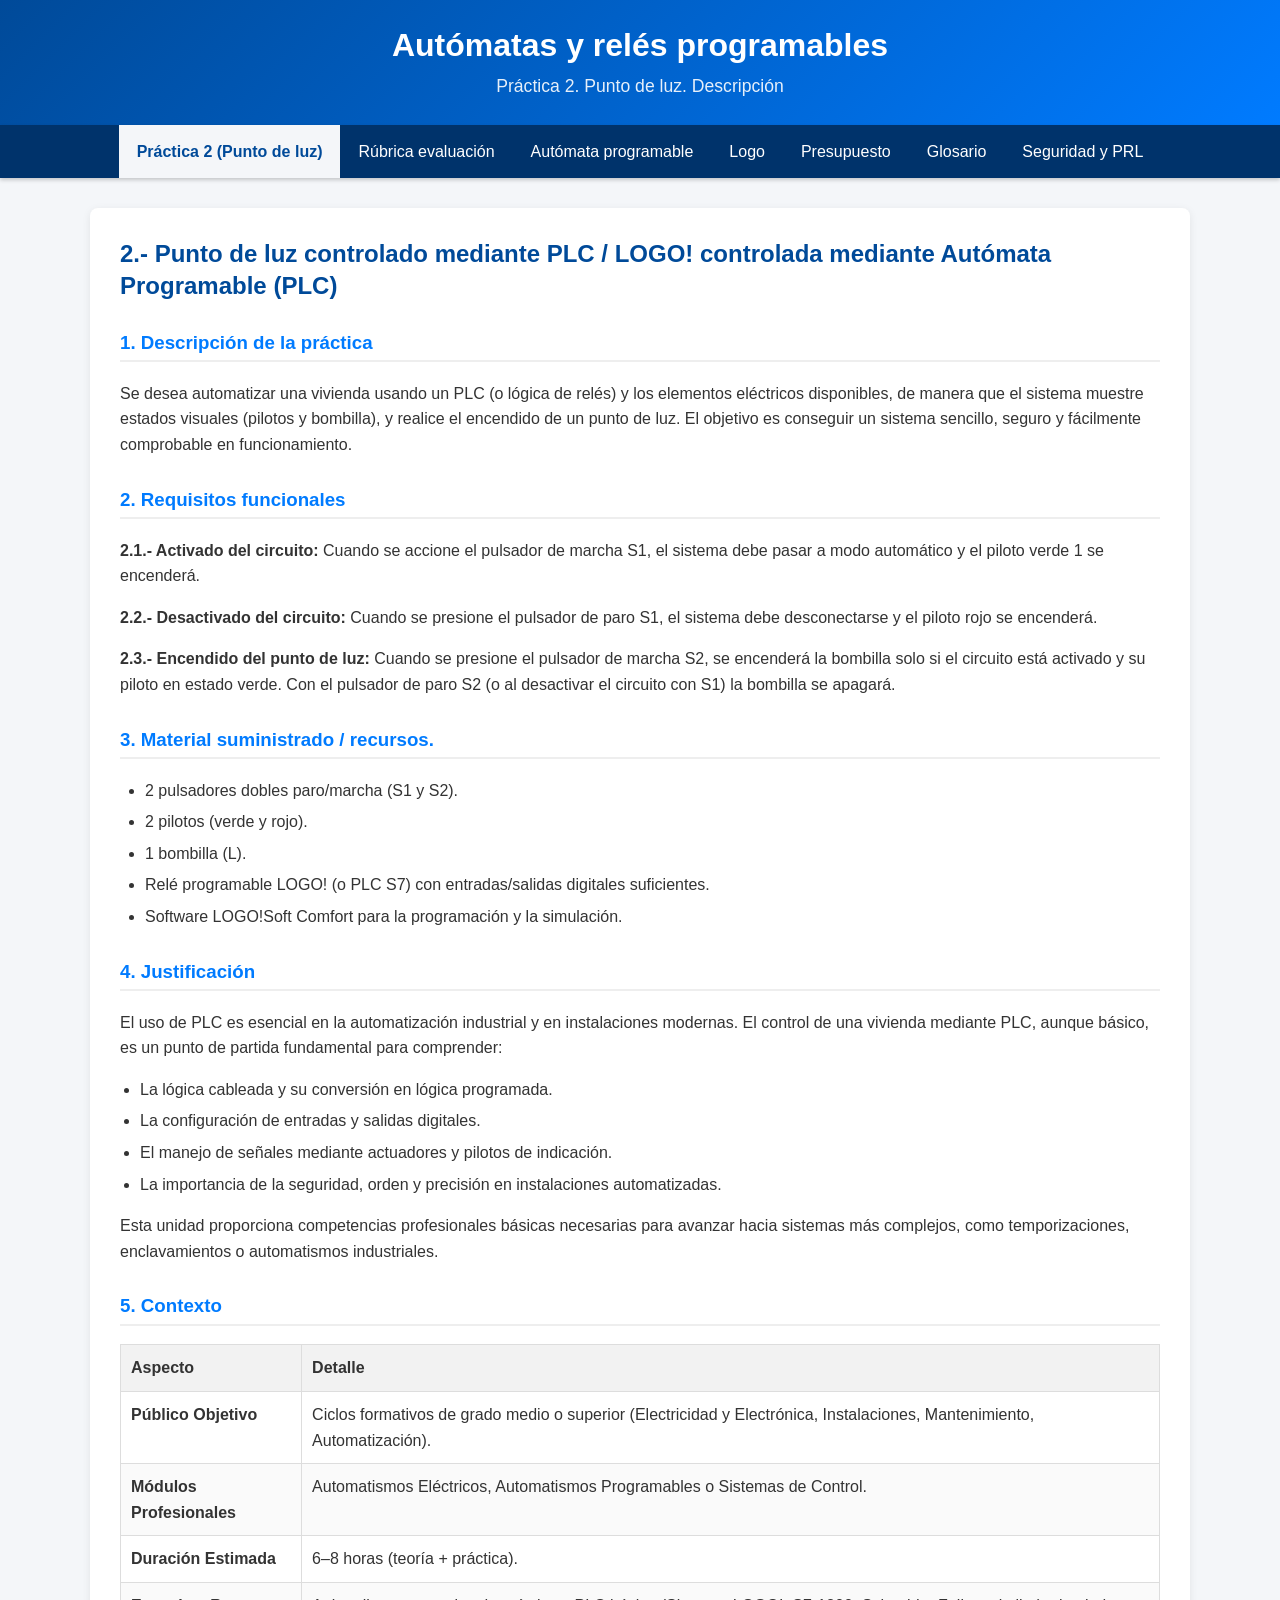
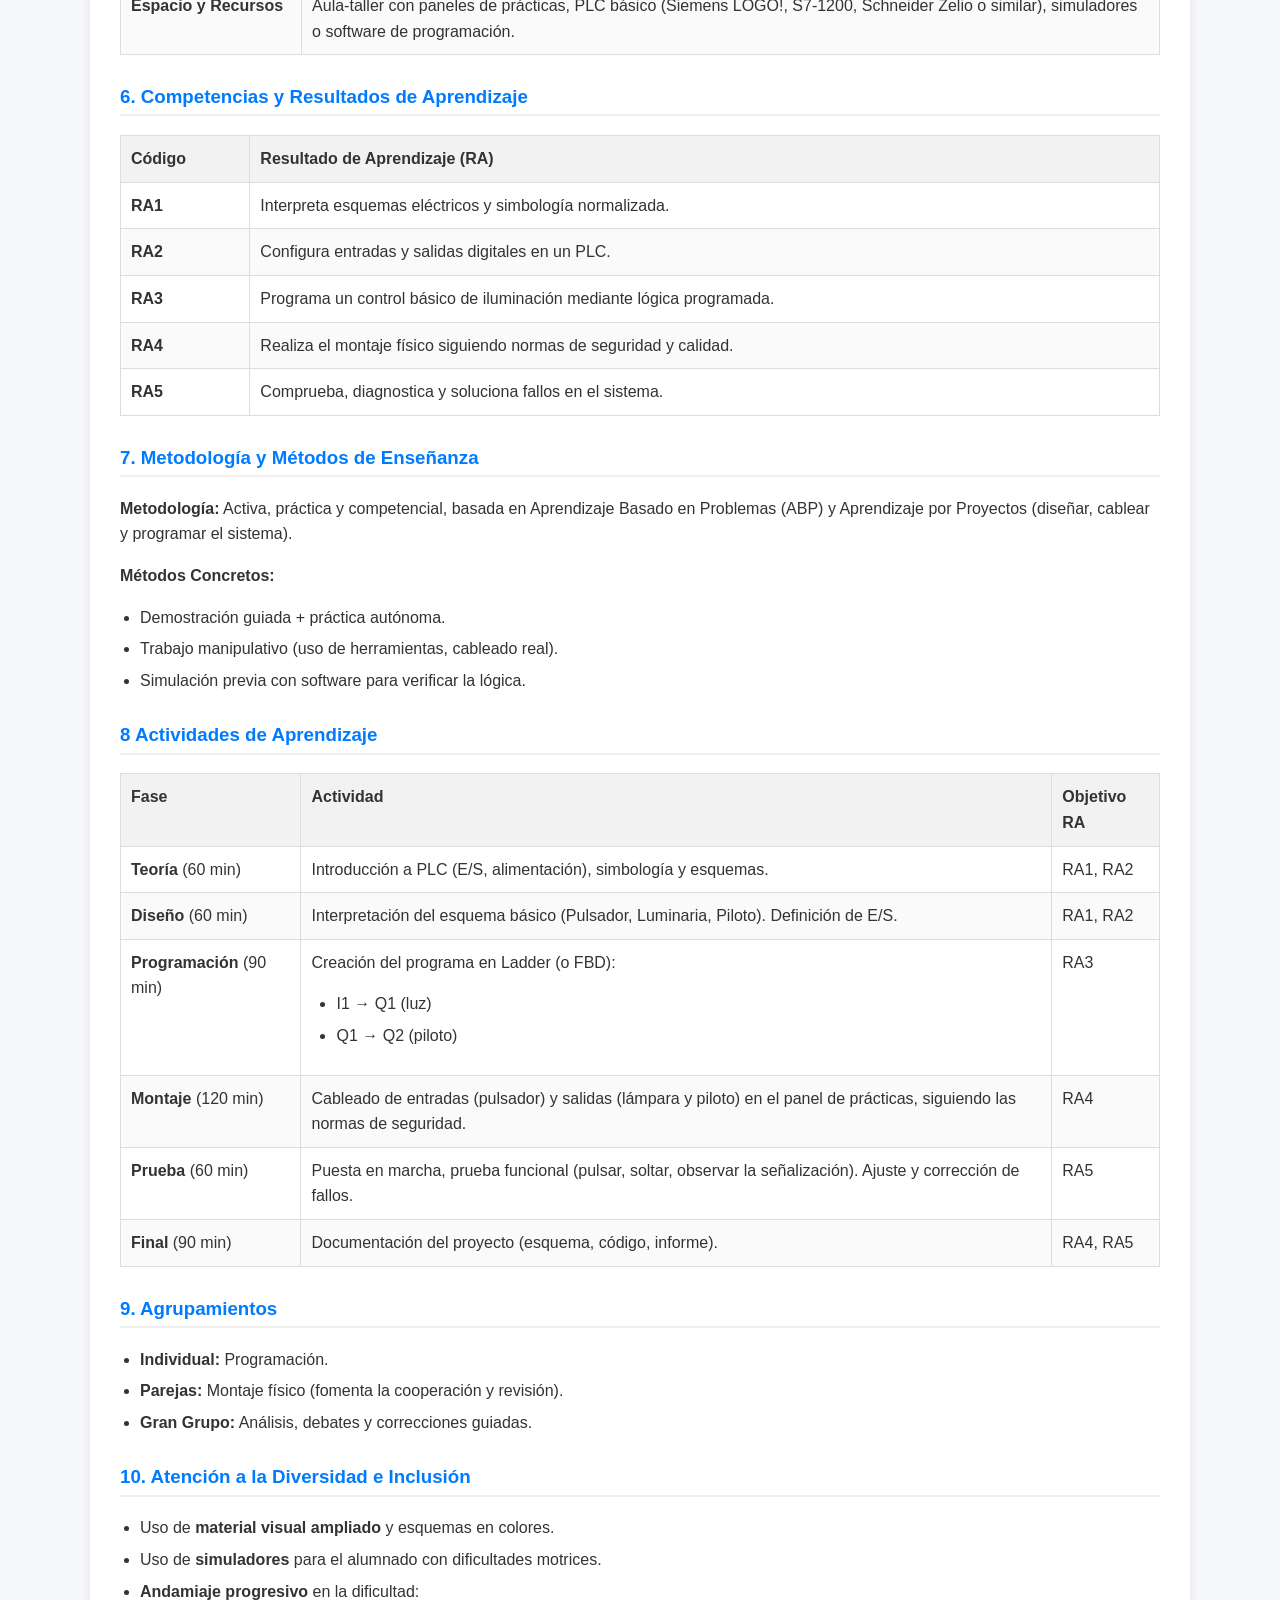
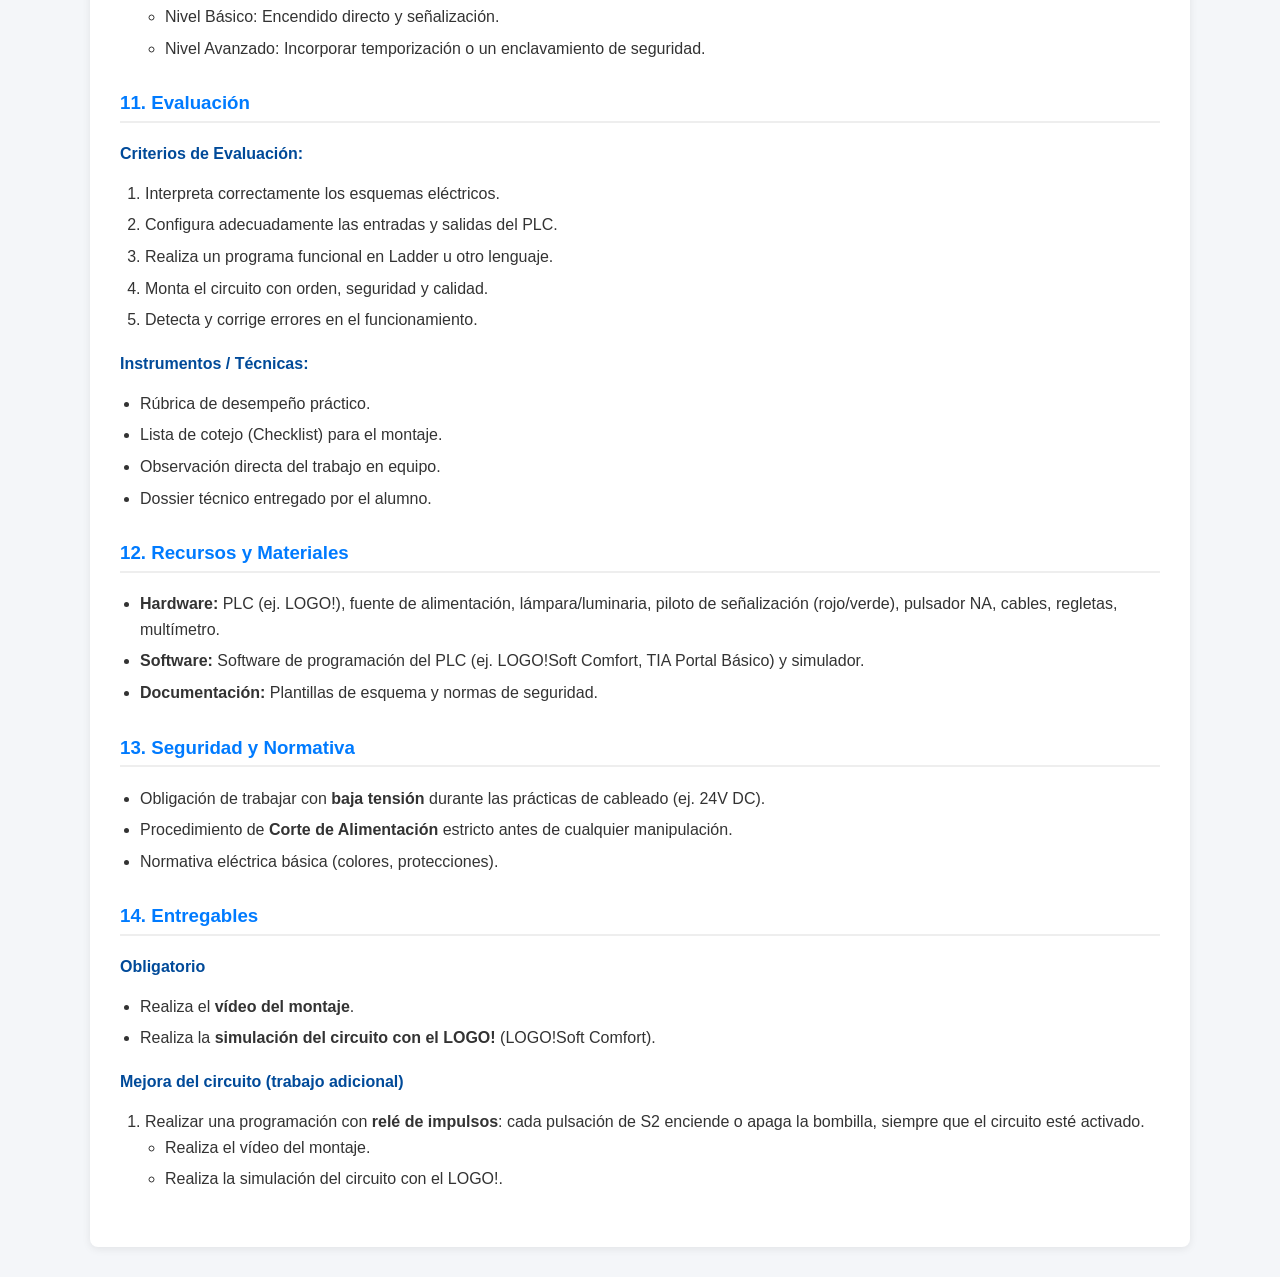
<file: index.html>
<!DOCTYPE html>
<html lang="es">
<head>
    <meta charset="UTF-8">
    <meta name="viewport" content="width=device-width, initial-scale=1.0">
    <title>Práctica 2. Punto de luz. Descripción</title>
    <link rel="stylesheet" href="css/estilos.css">
    <style>
        .section-header {
            color: #007bff;
            border-bottom: 2px solid #eee;
            padding-bottom: 5px;
            margin-top: 30px;
        }
        table {
            width: 100%;
            border-collapse: collapse;
            margin-top: 15px;
        }
        table, th, td {
            border: 1px solid #ddd;
        }
        th, td {
            padding: 10px;
            text-align: left;
        }
        th {
            background-color: #f2f2f2;
        }
        ul.list-indented {
            padding-left: 20px;
        }
    </style>
</head>
<body>

    <header>
        <h1> Autómatas y relés programables</h1>
        <p>Práctica 2. Punto de luz. Descripción</p>
    </header>

    <nav>
        <ul>
            <li class="active"><a href="index.html">Práctica 2 (Punto de luz)</a></li>
            <li><a href="rubrica_2.html">Rúbrica evaluación</a></li>
            <li><a href="automata_2.html">Autómata programable</a></li>
            <li><a href="logo_2.html">Logo</a></li>
            <li><a href="presupuesto.html">Presupuesto</a></li>
            <li><a href="glosario.html">Glosario</a></li>
            <li><a href="prl.html">Seguridad y PRL</a></li>
        </ul>
    </nav>

    <div class="container">
        <h2>2.- Punto de luz controlado mediante PLC / LOGO! controlada mediante Autómata Programable (PLC)</h2>

        <div class="section">
            <h3 class="section-header">1. Descripción de la práctica</h3>
            <p>Se desea automatizar una vivienda usando un PLC (o lógica de relés) y los elementos eléctricos disponibles,
de manera que el sistema muestre estados visuales (pilotos y bombilla), y realice el encendido de un punto de luz.
El objetivo es conseguir un sistema sencillo, seguro y fácilmente comprobable en funcionamiento.</p>

<h3 class="section-header">2. Requisitos funcionales</h3>
<p><strong>2.1.- Activado del circuito:</strong>
Cuando se accione el pulsador de marcha S1, el sistema debe pasar a modo automático y el piloto verde 1 se encenderá.</p>
<p><strong>2.2.- Desactivado del circuito:</strong>
Cuando se presione el pulsador de paro S1, el sistema debe desconectarse y el piloto rojo se encenderá.</p>
<p><strong>2.3.- Encendido del punto de luz:</strong>
Cuando se presione el pulsador de marcha S2, se encenderá la bombilla solo si el circuito está activado y su piloto en estado verde.
Con el pulsador de paro S2 (o al desactivar el circuito con S1) la bombilla se apagará.</p>

<h3 class="section-header">3. Material suministrado / recursos.</h3>
          <ul>
           <li>2 pulsadores dobles paro/marcha (S1 y S2).</li>
           <li>2 pilotos (verde y rojo).</li>
           <li>1 bombilla (L).</li>
           <li>Relé programable LOGO! (o PLC S7) con entradas/salidas digitales suficientes.</li>
           <li>Software LOGO!Soft Comfort para la programación y la simulación.</li>
          </ul>
       </div>

        <div class="section">
            <h3 class="section-header">4. Justificación</h3>
            <p>El uso de PLC es esencial en la automatización industrial y en instalaciones modernas. El control de una vivienda mediante PLC, aunque básico, es un punto de partida fundamental para comprender:</p>
            <ul class="list-indented">
                <li>La lógica cableada y su conversión en lógica programada.</li>
                <li>La configuración de entradas y salidas digitales.</li>
                <li>El manejo de señales mediante actuadores y pilotos de indicación.</li>
                <li>La importancia de la seguridad, orden y precisión en instalaciones automatizadas.</li>
            </ul>
            <p>Esta unidad proporciona competencias profesionales básicas necesarias para avanzar hacia sistemas más complejos, como temporizaciones, enclavamientos o automatismos industriales.</p>
        </div>

        <div class="section">
            <h3 class="section-header">5. Contexto</h3>
            <table>
                <thead>
                    <tr>
                        <th>Aspecto</th>
                        <th>Detalle</th>
                    </tr>
                </thead>
                <tbody>
                    <tr>
                        <td><strong>Público Objetivo</strong></td>
                        <td>Ciclos formativos de grado medio o superior (Electricidad y Electrónica, Instalaciones, Mantenimiento, Automatización).</td>
                    </tr>
                    <tr>
                        <td><strong>Módulos Profesionales</strong></td>
                        <td>Automatismos Eléctricos, Automatismos Programables o Sistemas de Control.</td>
                    </tr>
                    <tr>
                        <td><strong>Duración Estimada</strong></td>
                        <td>6–8 horas (teoría + práctica).</td>
                    </tr>
                    <tr>
                        <td><strong>Espacio y Recursos</strong></td>
                        <td>Aula-taller con paneles de prácticas, PLC básico (Siemens LOGO!, S7-1200, Schneider Zelio o similar), simuladores o software de programación.</td>
                    </tr>
                </tbody>
            </table>
        </div>

        <div class="section">
            <h3 class="section-header">6. Competencias y Resultados de Aprendizaje</h3>
            <table>
                <thead>
                    <tr>
                        <th>Código</th>
                        <th>Resultado de Aprendizaje (RA)</th>
                    </tr>
                </thead>
                <tbody>
                    <tr>
                        <td><strong>RA1</strong></td>
                        <td>Interpreta esquemas eléctricos y simbología normalizada.</td>
                    </tr>
                    <tr>
                        <td><strong>RA2</strong></td>
                        <td>Configura entradas y salidas digitales en un PLC.</td>
                    </tr>
                    <tr>
                        <td><strong>RA3</strong></td>
                        <td>Programa un control básico de iluminación mediante lógica programada.</td>
                    </tr>
                    <tr>
                        <td><strong>RA4</strong></td>
                        <td>Realiza el montaje físico siguiendo normas de seguridad y calidad.</td>
                    </tr>
                    <tr>
                        <td><strong>RA5</strong></td>
                        <td>Comprueba, diagnostica y soluciona fallos en el sistema.</td>
                    </tr>
                </tbody>
            </table>
        </div>

        <div class="section">
            <h3 class="section-header">7. Metodología y Métodos de Enseñanza</h3>
            <p><strong>Metodología:</strong> Activa, práctica y competencial, basada en Aprendizaje Basado en Problemas (ABP) y Aprendizaje por Proyectos (diseñar, cablear y programar el sistema).</p>
            <p><strong>Métodos Concretos:</strong></p>
            <ul class="list-indented">
                <li>Demostración guiada + práctica autónoma.</li>
                <li>Trabajo manipulativo (uso de herramientas, cableado real).</li>
                <li>Simulación previa con software para verificar la lógica.</li>
            </ul>
        </div>

        <div class="section">
            <h3 class="section-header">8 Actividades de Aprendizaje</h3>
            <table>
                <thead>
                    <tr>
                        <th>Fase</th>
                        <th>Actividad</th>
                        <th>Objetivo RA</th>
                    </tr>
                </thead>
                <tbody>
                    <tr>
                        <td><strong>Teoría</strong> (60 min)</td>
                        <td>Introducción a PLC (E/S, alimentación), simbología y esquemas.</td>
                        <td>RA1, RA2</td>
                    </tr>
                    <tr>
                        <td><strong>Diseño</strong> (60 min)</td>
                        <td>Interpretación del esquema básico (Pulsador, Luminaria, Piloto). Definición de E/S.</td>
                        <td>RA1, RA2</td>
                    </tr>
                    <tr>
                        <td><strong>Programación</strong> (90 min)</td>
                        <td>Creación del programa en Ladder (o FBD): <ul><li>I1 → Q1 (luz)</li><li>Q1 → Q2 (piloto)</li></ul></td>
                        <td>RA3</td>
                    </tr>
                    <tr>
                        <td><strong>Montaje</strong> (120 min)</td>
                        <td>Cableado de entradas (pulsador) y salidas (lámpara y piloto) en el panel de prácticas, siguiendo las normas de seguridad.</td>
                        <td>RA4</td>
                    </tr>
                    <tr>
                        <td><strong>Prueba</strong> (60 min)</td>
                        <td>Puesta en marcha, prueba funcional (pulsar, soltar, observar la señalización). Ajuste y corrección de fallos.</td>
                        <td>RA5</td>
                    </tr>
                    <tr>
                        <td><strong>Final</strong> (90 min)</td>
                        <td>Documentación del proyecto (esquema, código, informe).</td>
                        <td>RA4, RA5</td>
                    </tr>
                </tbody>
            </table>
        </div>

        <div class="section">
            <h3 class="section-header">9. Agrupamientos</h3>
            <ul class="list-indented">
                <li><strong>Individual:</strong> Programación.</li>
                <li><strong>Parejas:</strong> Montaje físico (fomenta la cooperación y revisión).</li>
                <li><strong>Gran Grupo:</strong> Análisis, debates y correcciones guiadas.</li>
            </ul>
        </div>
        
        <div class="section">
            <h3 class="section-header">10. Atención a la Diversidad e Inclusión</h3>
            <ul class="list-indented">
                <li>Uso de <strong>material visual ampliado</strong> y esquemas en colores.</li>
                <li>Uso de <strong>simuladores</strong> para el alumnado con dificultades motrices.</li>
                <li><strong>Andamiaje progresivo</strong> en la dificultad:
                    <ul>
                        <li>Nivel Básico: Encendido directo y señalización.</li>
                        <li>Nivel Avanzado: Incorporar temporización o un enclavamiento de seguridad.</li>
                    </ul>
                </li>
            </ul>
        </div>

        <div class="section">
            <h3 class="section-header">11. Evaluación</h3>
            <h4>Criterios de Evaluación:</h4>
            <ol>
                <li>Interpreta correctamente los esquemas eléctricos.</li>
                <li>Configura adecuadamente las entradas y salidas del PLC.</li>
                <li>Realiza un programa funcional en Ladder u otro lenguaje.</li>
                <li>Monta el circuito con orden, seguridad y calidad.</li>
                <li>Detecta y corrige errores en el funcionamiento.</li>
            </ol>
            <h4>Instrumentos / Técnicas:</h4>
            <ul class="list-indented">
                <li>Rúbrica de desempeño práctico.</li>
                <li>Lista de cotejo (Checklist) para el montaje.</li>
                <li>Observación directa del trabajo en equipo.</li>
                <li>Dossier técnico entregado por el alumno.</li>
            </ul>
        </div>

        <div class="section">
            <h3 class="section-header">12. Recursos y Materiales</h3>
            <ul class="list-indented">
                <li><strong>Hardware:</strong> PLC (ej. LOGO!), fuente de alimentación, lámpara/luminaria, piloto de señalización (rojo/verde), pulsador NA, cables, regletas, multímetro.</li>
                <li><strong>Software:</strong> Software de programación del PLC (ej. LOGO!Soft Comfort, TIA Portal Básico) y simulador.</li>
                <li><strong>Documentación:</strong> Plantillas de esquema y normas de seguridad.</li>
            </ul>
        </div>

        <div class="section">
            <h3 class="section-header">13. Seguridad y Normativa</h3>
            <ul class="list-indented">
                <li>Obligación de trabajar con <strong>baja tensión</strong> durante las prácticas de cableado (ej. 24V DC).</li>
                <li>Procedimiento de <strong>Corte de Alimentación</strong> estricto antes de cualquier manipulación.</li>
                <li>Normativa eléctrica básica (colores, protecciones).</li>
            </ul>
        </div>
        
        <div class="section">
            <h3 class="section-header">14. Entregables</h3>
            <h4>Obligatorio</h4>
            <ul class="list-indented">
                <li>Realiza el <strong>vídeo del montaje</strong>.</li>
                <li>Realiza la <strong>simulación del circuito con el LOGO!</strong> (LOGO!Soft Comfort).</li>
            </ul>
            <h4>Mejora del circuito (trabajo adicional)</h4>
            <ol>
                <li>Realizar una programación con <strong>relé de impulsos</strong>: cada pulsación de S2 enciende o apaga la bombilla, siempre que el circuito esté activado.
                    <ul class="list-indented">
                        <li>Realiza el vídeo del montaje.</li>
                        <li>Realiza la simulación del circuito con el LOGO!.</li>
                    </ul>
                </li>
            </ol>
        </div>

    </div>

</body>
</html>
</file>
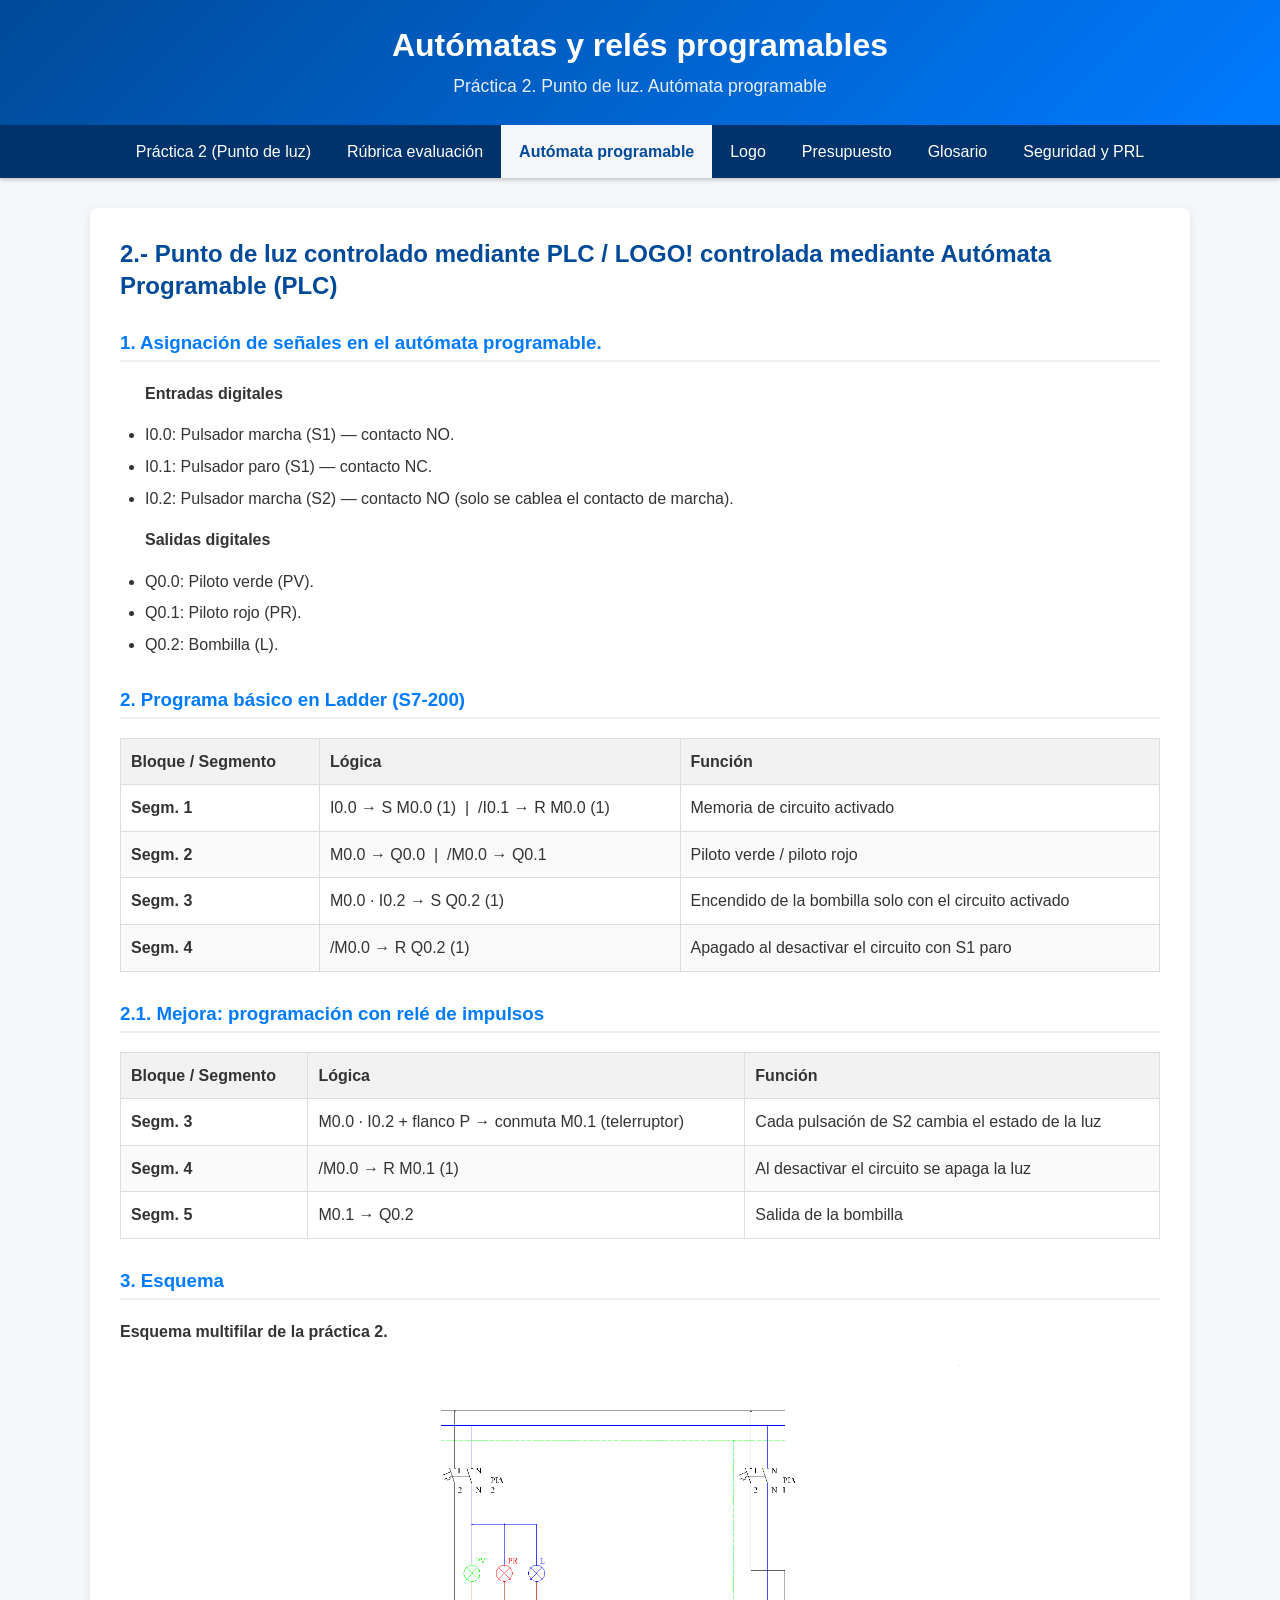
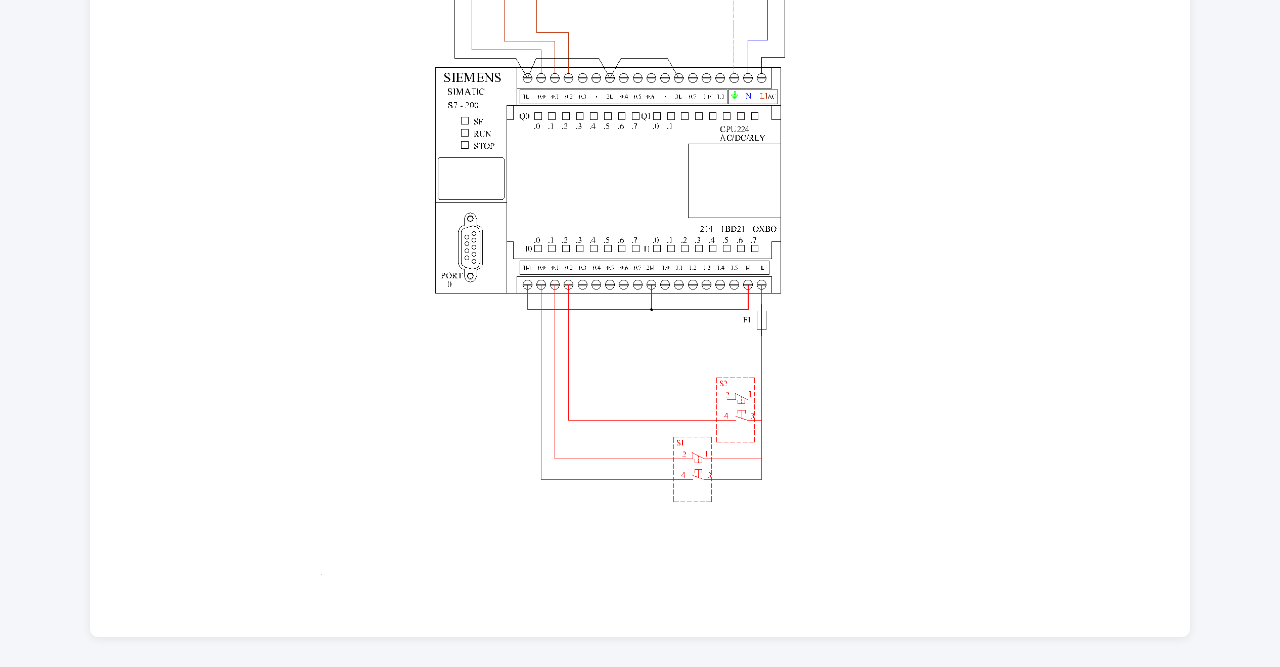
<file: automata_2.html>
<!DOCTYPE html>
<html lang="es">
<head>
    <meta charset="UTF-8">
    <meta name="viewport" content="width=device-width, initial-scale=1.0">
    <title>Autómatas y relé programable: Definición</title>
    <link rel="stylesheet" href="css/estilos.css">
</head>

<body>

    <header>
        <h1> Autómatas y relés programables</h1>
        <p>Práctica 2. Punto de luz. Autómata programable</p>
    </header>

    <nav>
        <ul>
            <li><a href="index.html">Práctica 2 (Punto de luz)</a></li>
            <li><a href="rubrica_2.html">Rúbrica evaluación</a></li> 
            <li class="active"><a href="automata_2.html">Autómata programable</a></li>
            <li><a href="logo_2.html">Logo</a></li>
            <li><a href="presupuesto.html">Presupuesto</a></li>
            <li><a href="glosario.html">Glosario</a></li>
            <li><a href="prl.html">Seguridad y PRL</a></li>   
        </ul>
    </nav>

    <div class="container">
<h2>2.- Punto de luz controlado mediante PLC / LOGO! controlada mediante Autómata Programable (PLC)</h2>

        <div class="section">
                        
<h3 class="section-header">1. Asignación de señales en el autómata programable.</h3>

          <ul>
           <p><strong>Entradas digitales</strong></p>
           <li>I0.0: Pulsador marcha (S1) — contacto NO.</li>
           <li>I0.1: Pulsador paro (S1) — contacto NC.</li>
           <li>I0.2: Pulsador marcha (S2) — contacto NO (solo se cablea el contacto de marcha).</li>

           <p><strong>Salidas digitales</strong></p>
           <li>Q0.0: Piloto verde (PV).</li>
           <li>Q0.1: Piloto rojo (PR).</li>
           <li>Q0.2: Bombilla (L).</li>
          </ul>

<h3 class="section-header">2. Programa básico en Ladder (S7-200)</h3>
            <table>
                <thead>
                    <tr><th>Bloque / Segmento</th><th>Lógica</th><th>Función</th></tr>
                </thead>
                <tbody>
                    <tr><td><strong>Segm. 1</strong></td><td>I0.0 → S M0.0 (1) &nbsp;|&nbsp; /I0.1 → R M0.0 (1)</td><td>Memoria de circuito activado</td></tr>
                    <tr><td><strong>Segm. 2</strong></td><td>M0.0 → Q0.0 &nbsp;|&nbsp; /M0.0 → Q0.1</td><td>Piloto verde / piloto rojo</td></tr>
                    <tr><td><strong>Segm. 3</strong></td><td>M0.0 · I0.2 → S Q0.2 (1)</td><td>Encendido de la bombilla solo con el circuito activado</td></tr>
                    <tr><td><strong>Segm. 4</strong></td><td>/M0.0 → R Q0.2 (1)</td><td>Apagado al desactivar el circuito con S1 paro</td></tr>
                </tbody>
            </table>

<h3 class="section-header">2.1. Mejora: programación con relé de impulsos</h3>
            <table>
                <thead>
                    <tr><th>Bloque / Segmento</th><th>Lógica</th><th>Función</th></tr>
                </thead>
                <tbody>
                    <tr><td><strong>Segm. 3</strong></td><td>M0.0 · I0.2 + flanco P → conmuta M0.1 (telerruptor)</td><td>Cada pulsación de S2 cambia el estado de la luz</td></tr>
                    <tr><td><strong>Segm. 4</strong></td><td>/M0.0 → R M0.1 (1)</td><td>Al desactivar el circuito se apaga la luz</td></tr>
                    <tr><td><strong>Segm. 5</strong></td><td>M0.1 → Q0.2</td><td>Salida de la bombilla</td></tr>
                </tbody>
            </table>

<h3 class="section-header">3. Esquema</h3>
<p><strong>Esquema multifilar de la práctica 2.</strong></p>
        
<div class="automata-image">
     <img id="myImg" class="esquema-ajustado" src="images_1/multifilar_automata_2.png" alt="Autómata S7 200 CPU200" style="cursor: pointer;">
</div>

          </div>
<div id="myModal" class="modal">

  <span class="close">&times;</span>

  <img class="modal-content" id="img01">

  <div id="caption"></div>

</div>
<script>
// Obtener el modal
var modal = document.getElementById("myModal");

// Obtener la imagen y el elemento dentro del modal
var img = document.getElementById("myImg");
var modalImg = document.getElementById("img01");
var captionText = document.getElementById("caption");

img.onclick = function(){
  modal.style.display = "block";
  modalImg.src = this.src;
  captionText.innerHTML = this.alt;
}

// Obtener el elemento <span> que cierra el modal
var span = document.getElementsByClassName("close")[0];

// Cuando el usuario hace clic en <span> (x), cierra el modal
span.onclick = function() { 
  modal.style.display = "none";
}

// Opcional: Cerrar el modal al hacer clic en cualquier parte fuera de la imagen
window.onclick = function(event) {
  if (event.target == modal) {
    modal.style.display = "none";
  }
}
</script>
</body>
</html>
</file>
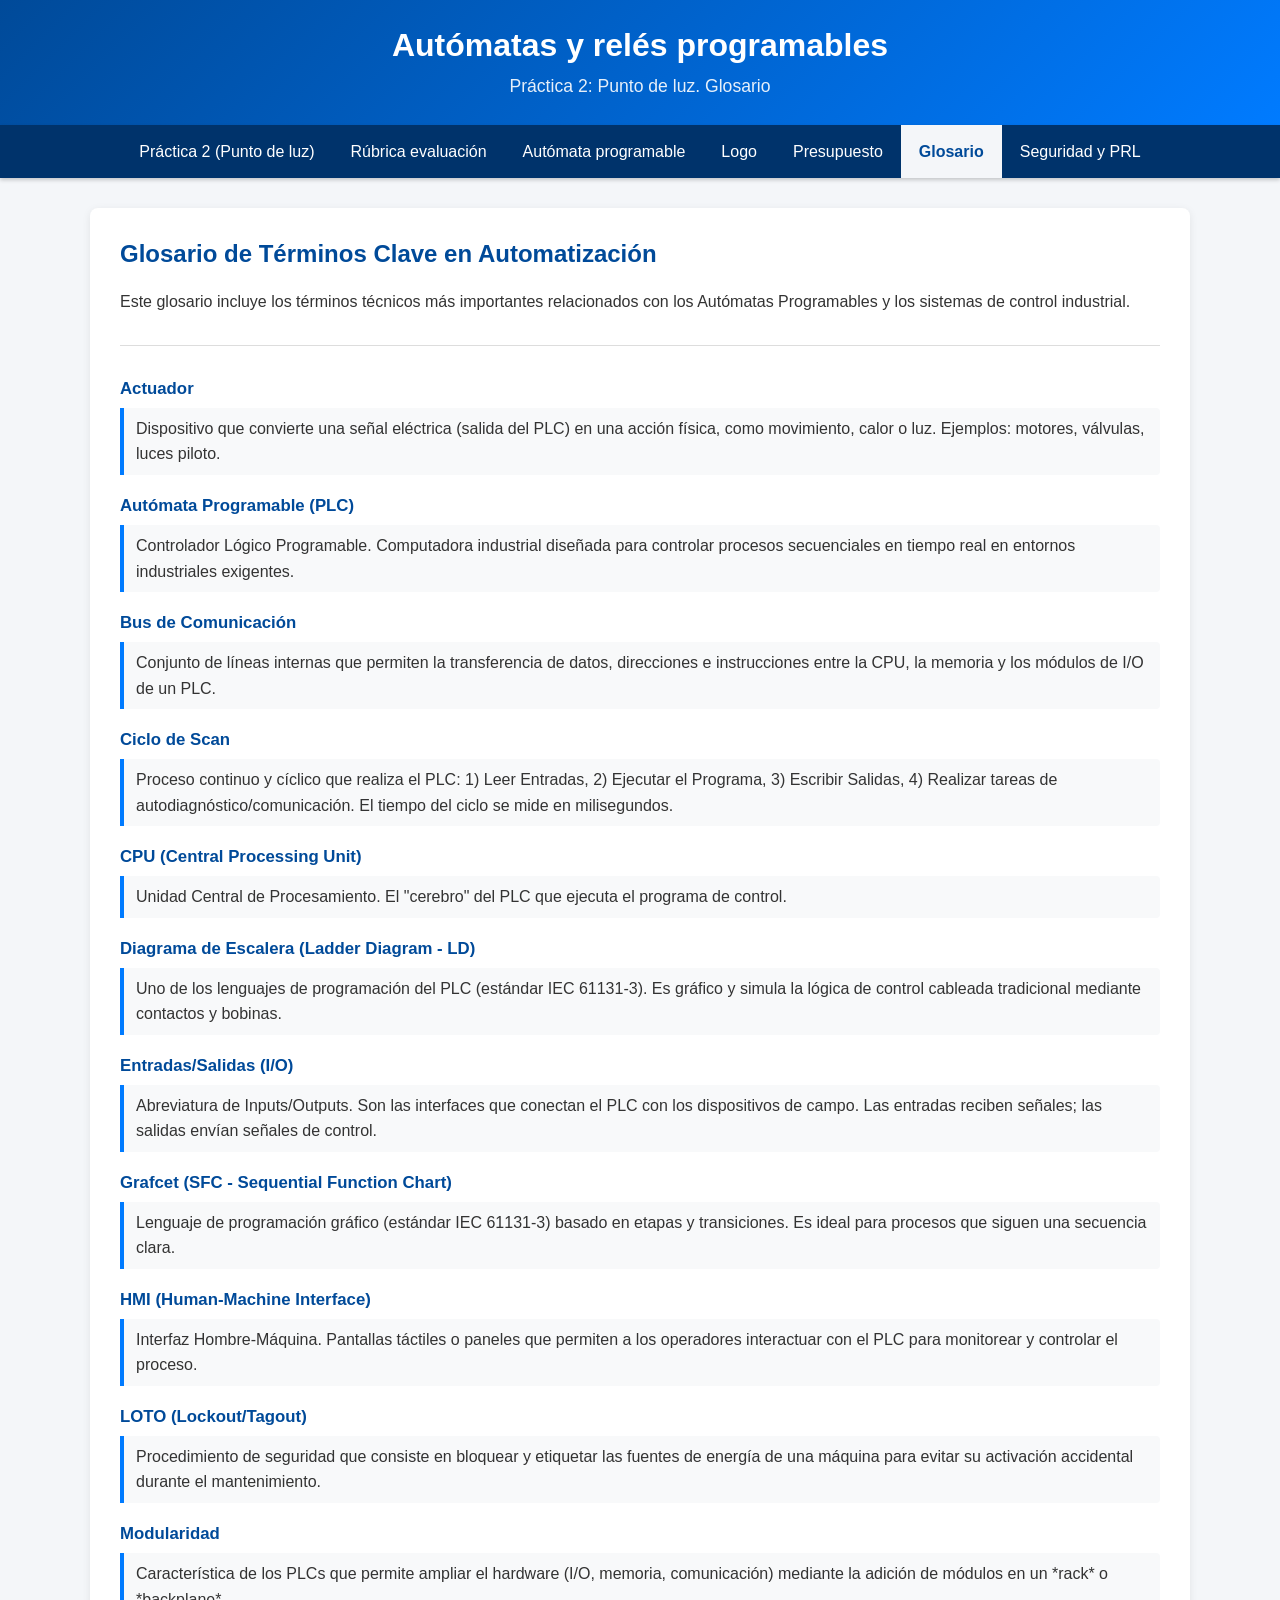
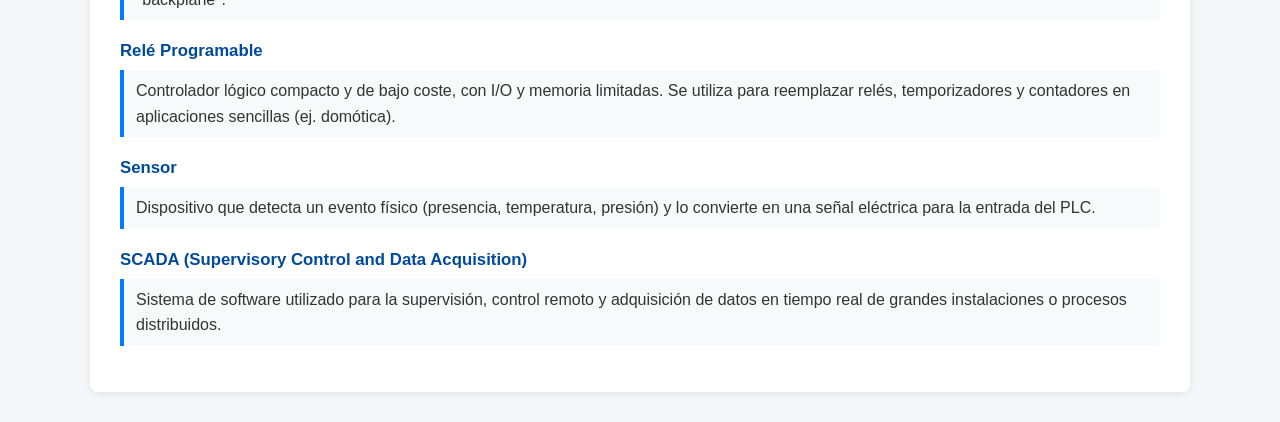
<file: glosario.html>
<!DOCTYPE html>
<html lang="es">
<head>
    <meta charset="UTF-8">
    <meta name="viewport" content="width=device-width, initial-scale=1.0">
    <title>Glosario de Automatización y PLCs</title>
    <!-- Asumiendo que usarás el mismo archivo de estilos -->
    <link rel="stylesheet" href="css/estilos.css">
</head>
<body>

    <header>
        <h1> Autómatas y relés programables</h1>
        <p>Práctica 2: Punto de luz. Glosario</p>
    </header>

    <nav>
        <ul>
            <li><a href="index.html">Práctica 2 (Punto de luz)</a></li>
            <li><a href="rubrica_2.html">Rúbrica evaluación</a></li>
            <li><a href="automata_2.html">Autómata programable</a></li>
            <li><a href="logo_2.html">Logo</a></li>
            <li><a href="presupuesto.html">Presupuesto</a></li>
            <li class="active"><a href="glosario.html">Glosario</a></li>
            <li><a href="prl.html">Seguridad y PRL</a></li>
        </ul>
    </nav>

    <div class="container">
        <h2>Glosario de Términos Clave en Automatización</h2>

        <p>Este glosario incluye los términos técnicos más importantes relacionados con los Autómatas Programables y los sistemas de control industrial.</p>

        <hr>

        <dl class="glosario-list">
            
            <dt><strong>Actuador</strong></dt>
            <dd>Dispositivo que convierte una señal eléctrica (salida del PLC) en una acción física, como movimiento, calor o luz. Ejemplos: motores, válvulas, luces piloto.</dd>

            <dt><strong>Autómata Programable (PLC)</strong></dt>
            <dd>Controlador Lógico Programable. Computadora industrial diseñada para controlar procesos secuenciales en tiempo real en entornos industriales exigentes.</dd>

            <dt><strong>Bus de Comunicación</strong></dt>
            <dd>Conjunto de líneas internas que permiten la transferencia de datos, direcciones e instrucciones entre la CPU, la memoria y los módulos de I/O de un PLC.</dd>

            <dt><strong>Ciclo de Scan</strong></dt>
            <dd>Proceso continuo y cíclico que realiza el PLC: 1) Leer Entradas, 2) Ejecutar el Programa, 3) Escribir Salidas, 4) Realizar tareas de autodiagnóstico/comunicación. El tiempo del ciclo se mide en milisegundos.</dd>

            <dt><strong>CPU (Central Processing Unit)</strong></dt>
            <dd>Unidad Central de Procesamiento. El "cerebro" del PLC que ejecuta el programa de control.</dd>

            <dt><strong>Diagrama de Escalera (Ladder Diagram - LD)</strong></dt>
            <dd>Uno de los lenguajes de programación del PLC (estándar IEC 61131-3). Es gráfico y simula la lógica de control cableada tradicional mediante contactos y bobinas.</dd>
            
            <dt><strong>Entradas/Salidas (I/O)</strong></dt>
            <dd>Abreviatura de Inputs/Outputs. Son las interfaces que conectan el PLC con los dispositivos de campo. Las entradas reciben señales; las salidas envían señales de control.</dd>
            
            <dt><strong>Grafcet (SFC - Sequential Function Chart)</strong></dt>
            <dd>Lenguaje de programación gráfico (estándar IEC 61131-3) basado en etapas y transiciones. Es ideal para procesos que siguen una secuencia clara.</dd>

            <dt><strong>HMI (Human-Machine Interface)</strong></dt>
            <dd>Interfaz Hombre-Máquina. Pantallas táctiles o paneles que permiten a los operadores interactuar con el PLC para monitorear y controlar el proceso.</dd>

            <dt><strong>LOTO (Lockout/Tagout)</strong></dt>
            <dd>Procedimiento de seguridad que consiste en bloquear y etiquetar las fuentes de energía de una máquina para evitar su activación accidental durante el mantenimiento.</dd>

            <dt><strong>Modularidad</strong></dt>
            <dd>Característica de los PLCs que permite ampliar el hardware (I/O, memoria, comunicación) mediante la adición de módulos en un *rack* o *backplane*.</dd>

            <dt><strong>Relé Programable</strong></dt>
            <dd>Controlador lógico compacto y de bajo coste, con I/O y memoria limitadas. Se utiliza para reemplazar relés, temporizadores y contadores en aplicaciones sencillas (ej. domótica).</dd>

            <dt><strong>Sensor</strong></dt>
            <dd>Dispositivo que detecta un evento físico (presencia, temperatura, presión) y lo convierte en una señal eléctrica para la entrada del PLC.</dd>

            <dt><strong>SCADA (Supervisory Control and Data Acquisition)</strong></dt>
            <dd>Sistema de software utilizado para la supervisión, control remoto y adquisición de datos en tiempo real de grandes instalaciones o procesos distribuidos.</dd>

        </dl>
    </div>

</body>
</html>
</file>
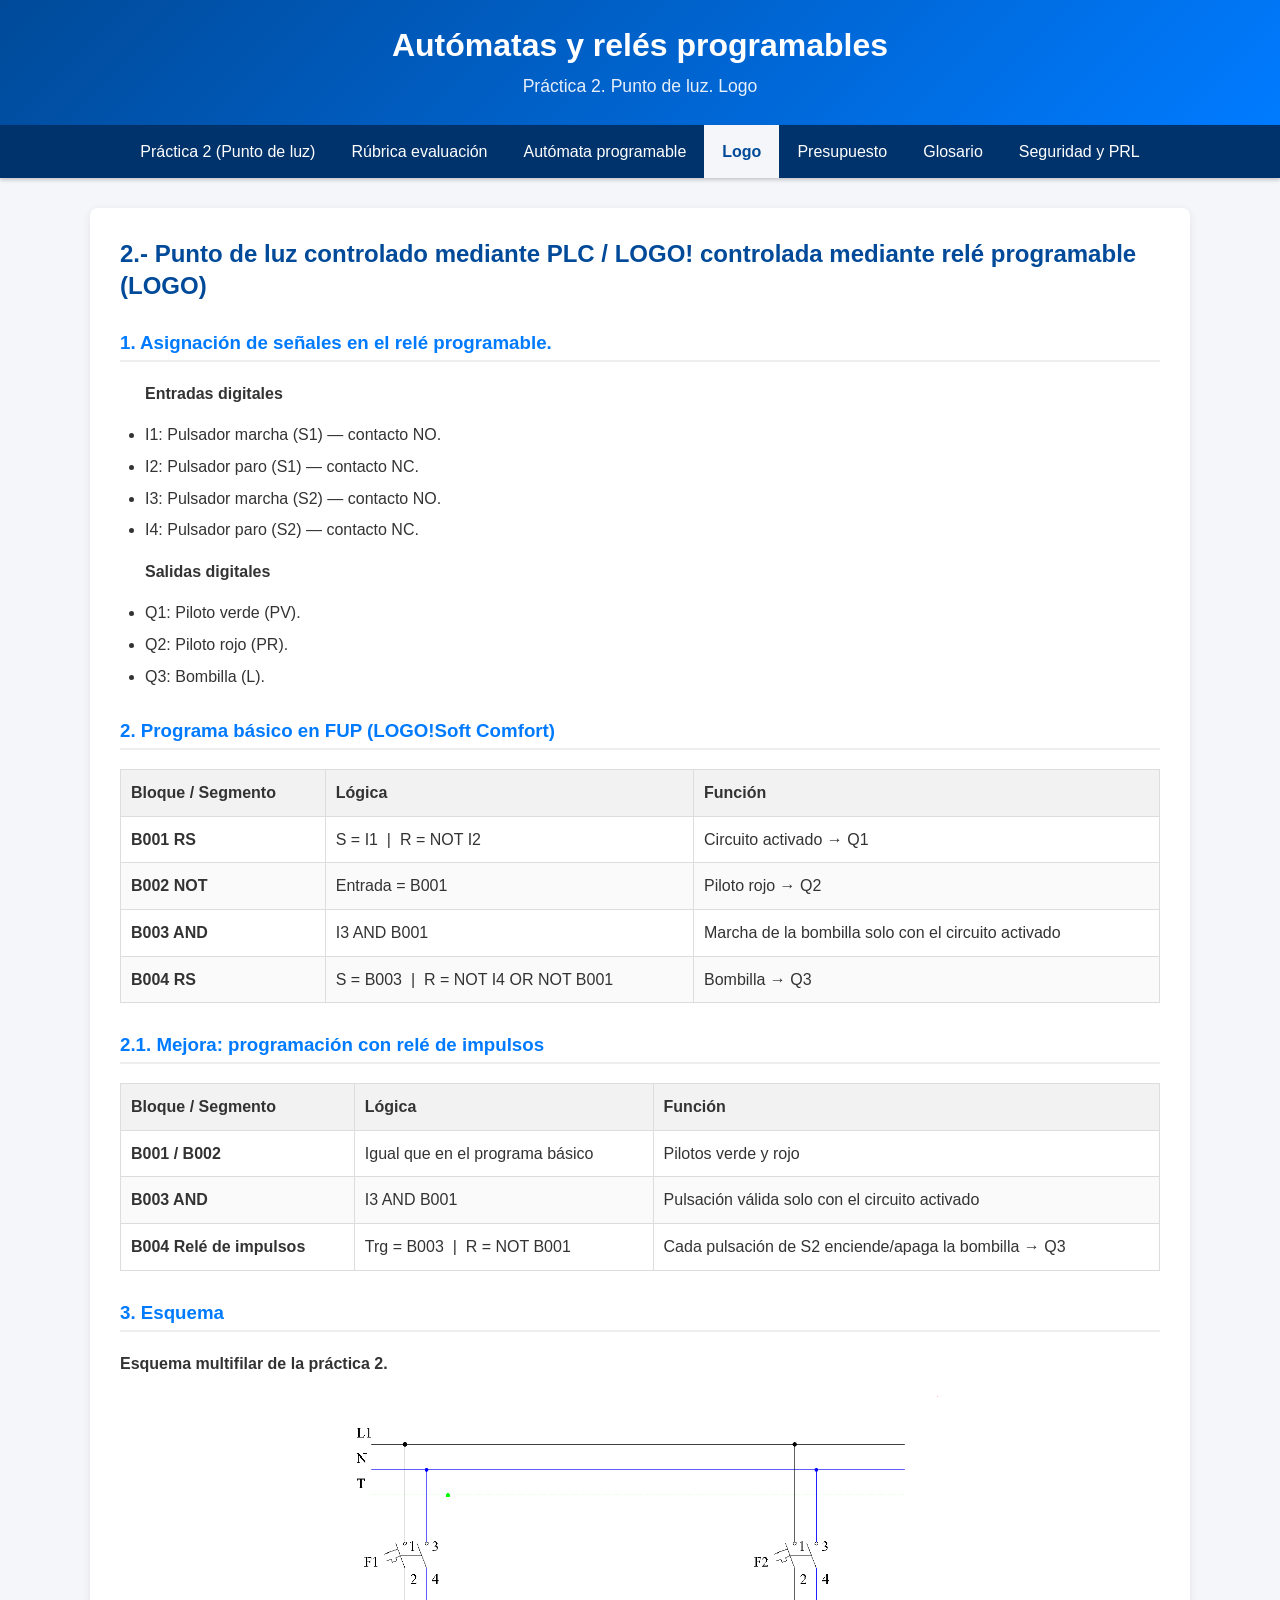
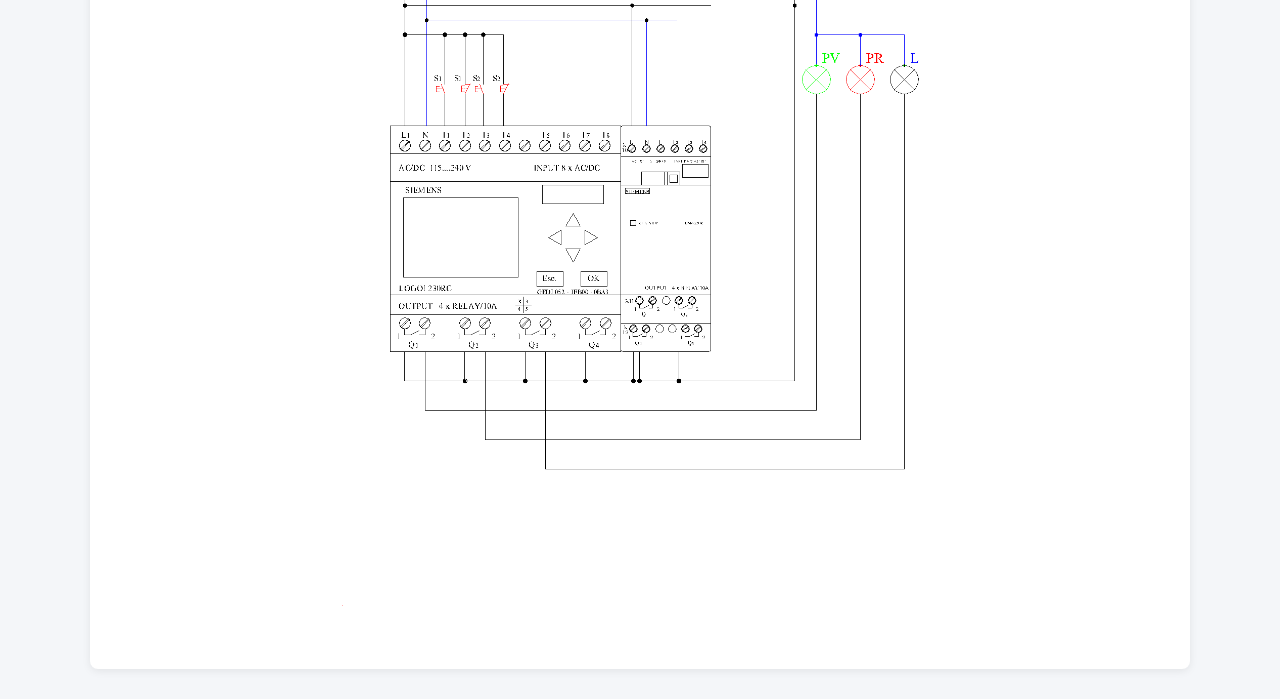
<file: logo_2.html>
<!DOCTYPE html>
<html lang="es">
<head>
    <meta charset="UTF-8">
    <meta name="viewport" content="width=device-width, initial-scale=1.0">
    <title>Autómatas y relé programable: Logo</title>
    <link rel="stylesheet" href="css/estilos.css">
</head>

<body>

    <header>
        <h1> Autómatas y relés programables</h1>
        <p>Práctica 2. Punto de luz. Logo</p>
    </header>

    <nav>
        <ul>
            <li><a href="index.html">Práctica 2 (Punto de luz)</a></li>
            <li><a href="rubrica_2.html">Rúbrica evaluación</a></li> 
            <li><a href="automata_2.html">Autómata programable</a></li>
            <li class="active"><a href="logo_2.html">Logo</a></li>
            <li><a href="presupuesto.html">Presupuesto</a></li>
            <li><a href="glosario.html">Glosario</a></li>
            <li><a href="prl.html">Seguridad y PRL</a></li>
        </ul>
    </nav>

    <div class="container">
<h2>2.- Punto de luz controlado mediante PLC / LOGO! controlada mediante relé programable (LOGO)</h2>

        <div class="section">
                        
<h3 class="section-header">1. Asignación de señales en el relé programable.</h3>

          <ul>
           <p><strong>Entradas digitales</strong></p>
           <li>I1: Pulsador marcha (S1) — contacto NO.</li>
           <li>I2: Pulsador paro (S1) — contacto NC.</li>
           <li>I3: Pulsador marcha (S2) — contacto NO.</li>
           <li>I4: Pulsador paro (S2) — contacto NC.</li>

           <p><strong>Salidas digitales</strong></p>
           <li>Q1: Piloto verde (PV).</li>
           <li>Q2: Piloto rojo (PR).</li>
           <li>Q3: Bombilla (L).</li>
          </ul>

<h3 class="section-header">2. Programa básico en FUP (LOGO!Soft Comfort)</h3>
            <table>
                <thead>
                    <tr><th>Bloque / Segmento</th><th>Lógica</th><th>Función</th></tr>
                </thead>
                <tbody>
                    <tr><td><strong>B001 RS</strong></td><td>S = I1 &nbsp;|&nbsp; R = NOT I2</td><td>Circuito activado → Q1</td></tr>
                    <tr><td><strong>B002 NOT</strong></td><td>Entrada = B001</td><td>Piloto rojo → Q2</td></tr>
                    <tr><td><strong>B003 AND</strong></td><td>I3 AND B001</td><td>Marcha de la bombilla solo con el circuito activado</td></tr>
                    <tr><td><strong>B004 RS</strong></td><td>S = B003 &nbsp;|&nbsp; R = NOT I4 OR NOT B001</td><td>Bombilla → Q3</td></tr>
                </tbody>
            </table>

<h3 class="section-header">2.1. Mejora: programación con relé de impulsos</h3>
            <table>
                <thead>
                    <tr><th>Bloque / Segmento</th><th>Lógica</th><th>Función</th></tr>
                </thead>
                <tbody>
                    <tr><td><strong>B001 / B002</strong></td><td>Igual que en el programa básico</td><td>Pilotos verde y rojo</td></tr>
                    <tr><td><strong>B003 AND</strong></td><td>I3 AND B001</td><td>Pulsación válida solo con el circuito activado</td></tr>
                    <tr><td><strong>B004 Relé de impulsos</strong></td><td>Trg = B003 &nbsp;|&nbsp; R = NOT B001</td><td>Cada pulsación de S2 enciende/apaga la bombilla → Q3</td></tr>
                </tbody>
            </table>

<h3 class="section-header">3. Esquema</h3>
<p><strong>Esquema multifilar de la práctica 2.</strong></p>
        
<div class="automata-image">
     <img id="myImg" class="esquema-ajustado" src="images_1/multifilar_logo_2.png" alt="Relé programable LOGO!" style="cursor: pointer;">
</div>
      
          </div>
<div id="myModal" class="modal">

  <span class="close">&times;</span>

  <img class="modal-content" id="img01">

  <div id="caption"></div>

</div>
<script>
// Obtener el modal
var modal = document.getElementById("myModal");

// Obtener la imagen y el elemento dentro del modal
var img = document.getElementById("myImg");
var modalImg = document.getElementById("img01");
var captionText = document.getElementById("caption");

img.onclick = function(){
  modal.style.display = "block";
  modalImg.src = this.src;
  captionText.innerHTML = this.alt;
}

// Obtener el elemento <span> que cierra el modal
var span = document.getElementsByClassName("close")[0];

// Cuando el usuario hace clic en <span> (x), cierra el modal
span.onclick = function() { 
  modal.style.display = "none";
}

// Opcional: Cerrar el modal al hacer clic en cualquier parte fuera de la imagen
window.onclick = function(event) {
  if (event.target == modal) {
    modal.style.display = "none";
  }
}
</script>
</body>
</html>
</file>
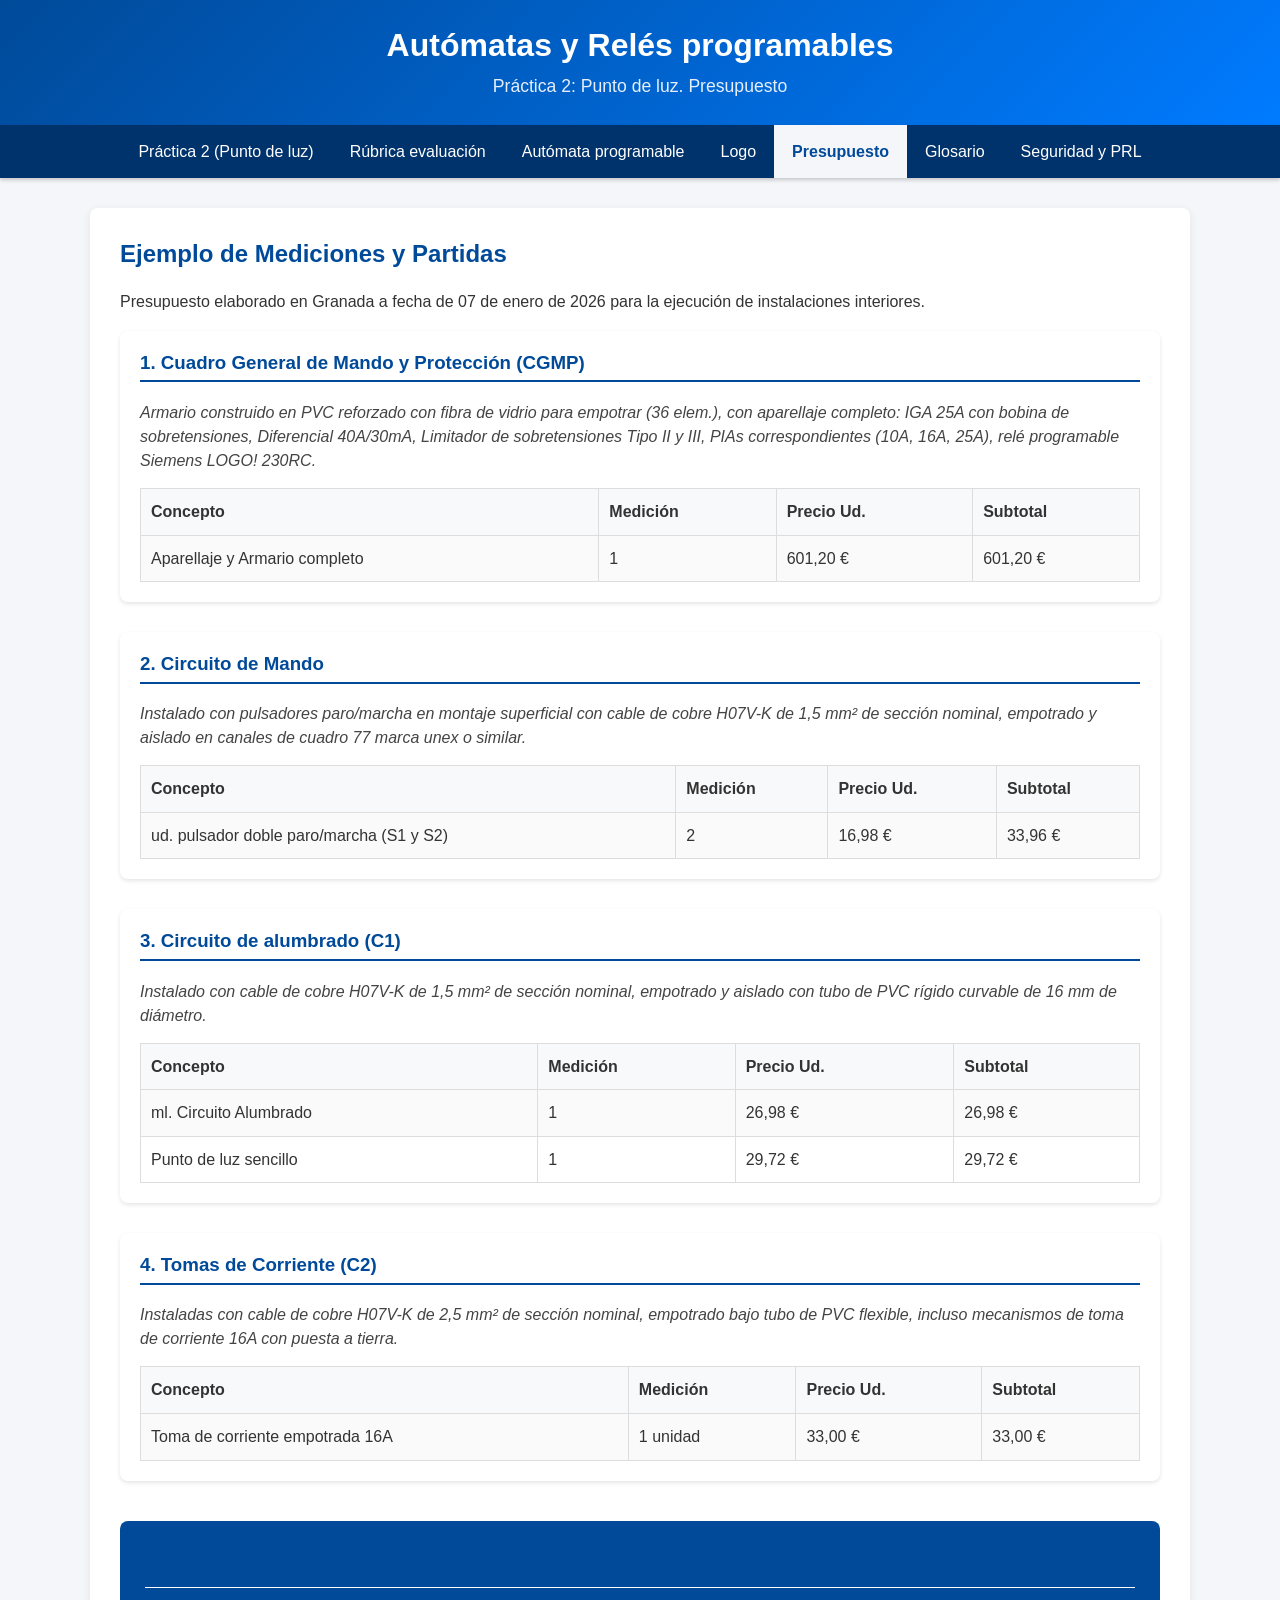
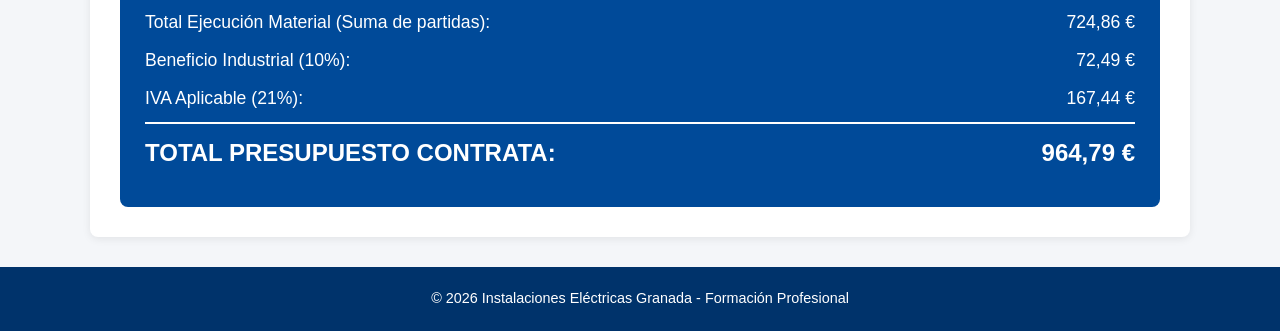
<file: presupuesto.html>
<!DOCTYPE html>
<html lang="es">
<head>
    <meta charset="UTF-8">
    <meta name="viewport" content="width=device-width, initial-scale=1.0">
    <title>Práctica 2. Punto de luz. Presupuesto</title>
    <link rel="stylesheet" href="css/estilos.css">
    <style>
        .partida-presupuesto { margin-bottom: 30px; background: #fff; padding: 20px; border-radius: 8px; box-shadow: 0 2px 4px rgba(0,0,0,0.1); }
        .partida-presupuesto h3 { color: #004a99; border-bottom: 2px solid #004a99; padding-bottom: 5px; margin-top: 0; }
        .descripcion-tecnica { font-style: italic; color: #444; margin: 10px 0; line-height: 1.5; }
        .tabla-precios { width: 100%; border-collapse: collapse; margin-top: 15px; }
        .tabla-precios th { background-color: #f8f9fa; text-align: left; padding: 10px; border: 1px solid #ddd; }
        .tabla-precios td { padding: 10px; border: 1px solid #ddd; }
        .total-partida { text-align: right; font-weight: bold; background: #eef4fb; }
        .resumen-economico { background: #004a99; color: white; padding: 25px; border-radius: 8px; margin-top: 40px; }
        .resumen-economico h2 { margin-top: 0; border-bottom: 1px solid #fff; padding-bottom: 10px; }
        .fila-resumen { display: flex; justify-content: space-between; margin-bottom: 10px; font-size: 1.1em; }
        .total-final { font-size: 1.5em; font-weight: bold; border-top: 2px solid #fff; padding-top: 10px; margin-top: 10px; }
    </style>
</head>
<body>

    <header>
        <h1>Autómatas y Relés programables</h1>
        <p>Práctica 2: Punto de luz. Presupuesto</p>
    </header>

    <nav>
        <ul>
            <li><a href="index.html">Práctica 2 (Punto de luz)</a></li>
            <li><a href="rubrica_2.html">Rúbrica evaluación</a></li>
            <li><a href="automata_2.html">Autómata programable</a></li>
            <li><a href="logo_2.html">Logo</a></li>
            <li class="active"><a href="presupuesto.html">Presupuesto</a></li>
            <li><a href="glosario.html">Glosario</a></li>
            <li><a href="prl.html">Seguridad y PRL</a></li>
        </ul>
    </nav>

    <div class="container">
        <h2>Ejemplo de Mediciones y Partidas</h2>
        <p>Presupuesto elaborado en Granada a fecha de 07 de enero de 2026 para la ejecución de instalaciones interiores.</p>

        <div class="partida-presupuesto">
            <h3>1. Cuadro General de Mando y Protección (CGMP)</h3>
            <p class="descripcion-tecnica">Armario construido en PVC reforzado con fibra de vidrio para empotrar (36 elem.), con aparellaje completo: IGA 25A con bobina de sobretensiones, Diferencial 40A/30mA, Limitador de sobretensiones Tipo II y III, PIAs correspondientes (10A, 16A, 25A), relé programable Siemens LOGO! 230RC.</p>
            <table class="tabla-precios">
                <tr>
                    <th>Concepto</th>
                    <th>Medición</th>
                    <th>Precio Ud.</th>
                    <th>Subtotal</th>
                </tr>               
                <tr>
                    <td>Aparellaje y Armario completo</td>
                    <td>1</td>
                    <td>601,20 €</td>
                    <td>601,20 €</td>
                </tr>
            </table>
        </div>

        <div class="partida-presupuesto">
            <h3>2. Circuito de Mando</h3>
            <p class="descripcion-tecnica">Instalado con pulsadores paro/marcha en montaje superficial con cable de cobre H07V-K de 1,5 mm² de sección nominal, empotrado y aislado en canales de cuadro 77 marca unex o similar. </p>
            <table class="tabla-precios">
                <tr>
                    <th>Concepto</th>
                    <th>Medición</th>
                    <th>Precio Ud.</th>
                    <th>Subtotal</th>
                </tr>
                <tr>
                    <td>ud. pulsador doble paro/marcha (S1 y S2)</td>
                    <td>2</td>
                    <td>16,98 €</td>
                    <td>33,96 €</td>
                </tr>
            </table>
        </div>

        <div class="partida-presupuesto">
            <h3>3. Circuito de alumbrado (C1)</h3>
            <p class="descripcion-tecnica">Instalado con cable de cobre H07V-K de 1,5 mm² de sección nominal, empotrado y aislado con tubo de PVC rígido curvable de 16 mm de diámetro. </p>
            <table class="tabla-precios">
                <tr>
                    <th>Concepto</th>
                    <th>Medición</th>
                    <th>Precio Ud.</th>
                    <th>Subtotal</th>
                </tr>
                <tr>
                    <td>ml. Circuito Alumbrado</td>
                    <td>1</td>
                    <td>26,98 €</td>
                    <td>26,98 €</td>
                </tr>
                <tr>
                    <td>Punto de luz sencillo</td>
                    <td>1</td>
                    <td>29,72 €</td>
                    <td>29,72 €</td>
                </tr>
            </table>
        </div>

        <div class="partida-presupuesto">
            <h3>4. Tomas de Corriente (C2)</h3>
            <p class="descripcion-tecnica">Instaladas con cable de cobre H07V-K de 2,5 mm² de sección nominal, empotrado bajo tubo de PVC flexible, incluso mecanismos de toma de corriente 16A con puesta a tierra.</p>
            <table class="tabla-precios">
                <tr>
                    <th>Concepto</th>
                    <th>Medición</th>
                    <th>Precio Ud.</th>
                    <th>Subtotal</th>
                </tr>
                <tr>
                    <td>Toma de corriente empotrada 16A</td>
                    <td>1 unidad</td>
                    <td>33,00 €</td>
                    <td>33,00 €</td>
                </tr>
            </table>
        </div>

        <div class="resumen-economico">
            <h2>RESUMEN DEL PRESUPUESTO</h2>
            <div class="fila-resumen">
                <span>Total Ejecución Material (Suma de partidas):</span>
                <span>724,86 €</span>
            </div>
            <div class="fila-resumen">
                <span>Beneficio Industrial (10%):</span>
                <span>72,49 €</span>
            </div>
            <div class="fila-resumen">
                <span>IVA Aplicable (21%):</span>
                <span>167,44 €</span>
            </div>
            <div class="fila-resumen total-final">
                <span>TOTAL PRESUPUESTO CONTRATA:</span>
                <span>964,79 €</span>
            </div>
        </div>
    </div>

    <footer>
        <p>&copy; 2026 Instalaciones Eléctricas Granada - Formación Profesional</p>
    </footer>

</body>
</html>
</file>
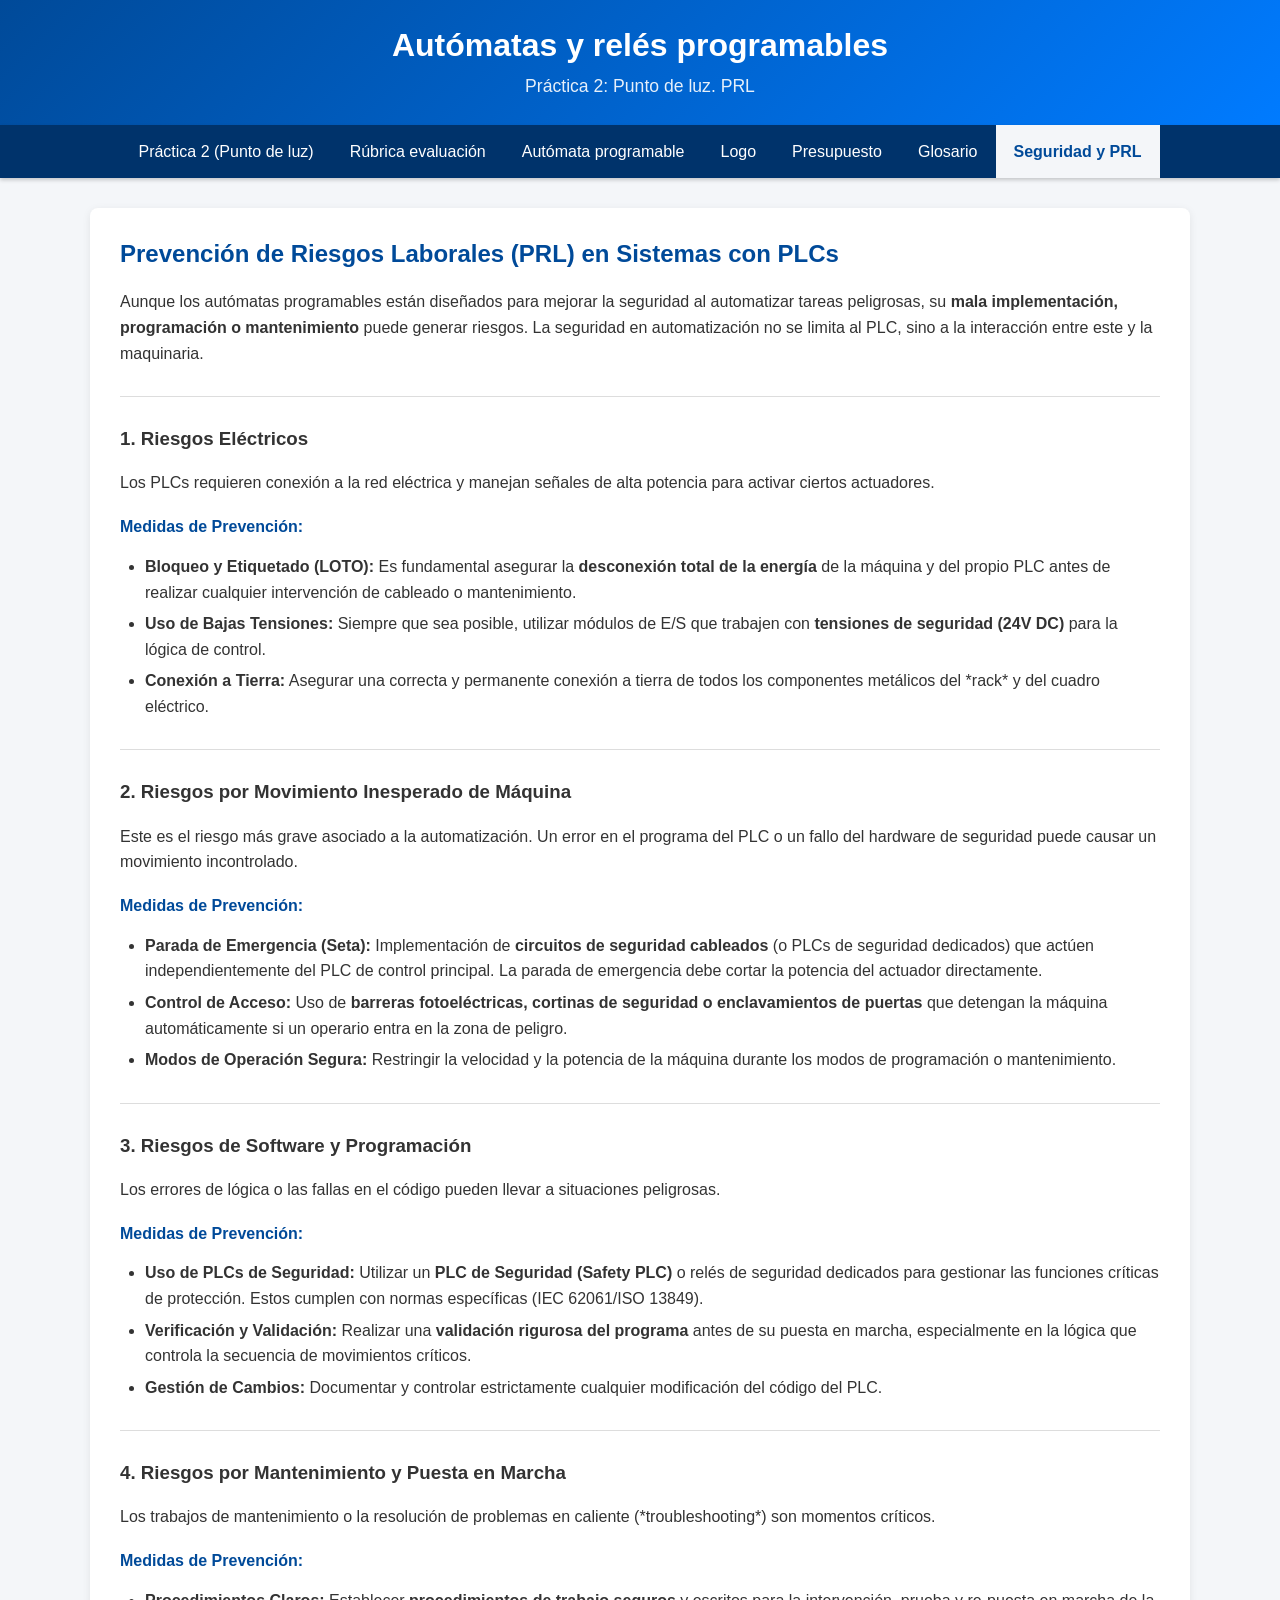
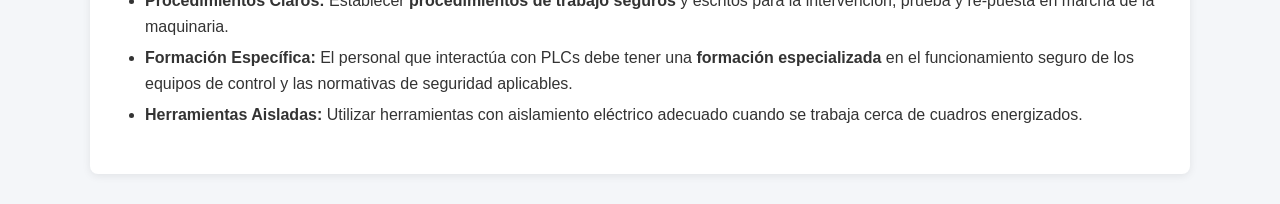
<file: prl.html>
<!DOCTYPE html>
<html lang="es">
<head>
    <meta charset="UTF-8">
    <meta name="viewport" content="width=device-width, initial-scale=1.0">
    <title>Prevención de Riesgos Laborales en Automatización</title>
    <!-- Asumiendo que usarás el mismo archivo de estilos -->
    <link rel="stylesheet" href="css/estilos.css">
</head>
<body>

    <header>
        <h1> Autómatas y relés programables</h1>
        <p>Práctica 2: Punto de luz. PRL</p>
    </header>

    <nav>
        <ul>
            <li><a href="index.html">Práctica 2 (Punto de luz)</a></li>
            <li><a href="rubrica_2.html">Rúbrica evaluación</a></li>
            <li><a href="automata_2.html">Autómata programable</a></li>
            <li><a href="logo_2.html">Logo</a></li>
            <li><a href="presupuesto.html">Presupuesto</a></li>
            <li><a href="glosario.html">Glosario</a></li>
            <li class="active"><a href="prl.html">Seguridad y PRL</a></li>
            
        </ul>
    </nav>

    <div class="container">
        <h2>Prevención de Riesgos Laborales (PRL) en Sistemas con PLCs</h2>

        <p>Aunque los autómatas programables están diseñados para mejorar la seguridad al automatizar tareas peligrosas, su <strong>mala implementación, programación o mantenimiento</strong> puede generar riesgos. La seguridad en automatización no se limita al PLC, sino a la interacción entre este y la maquinaria.</p>

        <hr>

        <h3>1. Riesgos Eléctricos</h3>
        <p>Los PLCs requieren conexión a la red eléctrica y manejan señales de alta potencia para activar ciertos actuadores.</p>
        
        <h4>Medidas de Prevención:</h4>
        <ul>
            <li><strong>Bloqueo y Etiquetado (LOTO):</strong> Es fundamental asegurar la <strong>desconexión total de la energía</strong> de la máquina y del propio PLC antes de realizar cualquier intervención de cableado o mantenimiento.</li>
            <li><strong>Uso de Bajas Tensiones:</strong> Siempre que sea posible, utilizar módulos de E/S que trabajen con <strong>tensiones de seguridad (24V DC)</strong> para la lógica de control.</li>
            <li><strong>Conexión a Tierra:</strong> Asegurar una correcta y permanente conexión a tierra de todos los componentes metálicos del *rack* y del cuadro eléctrico.</li>
        </ul>

        <hr>

        <h3>2. Riesgos por Movimiento Inesperado de Máquina</h3>
        <p>Este es el riesgo más grave asociado a la automatización. Un error en el programa del PLC o un fallo del hardware de seguridad puede causar un movimiento incontrolado.</p>
        
        <h4>Medidas de Prevención:</h4>
        <ul>
            <li><strong>Parada de Emergencia (Seta):</strong> Implementación de <strong>circuitos de seguridad cableados</strong> (o PLCs de seguridad dedicados) que actúen independientemente del PLC de control principal. La parada de emergencia debe cortar la potencia del actuador directamente. </li>
            <li><strong>Control de Acceso:</strong> Uso de <strong>barreras fotoeléctricas, cortinas de seguridad o enclavamientos de puertas</strong> que detengan la máquina automáticamente si un operario entra en la zona de peligro.</li>
            <li><strong>Modos de Operación Segura:</strong> Restringir la velocidad y la potencia de la máquina durante los modos de programación o mantenimiento.</li>
        </ul>

        <hr>

        <h3>3. Riesgos de Software y Programación</h3>
        <p>Los errores de lógica o las fallas en el código pueden llevar a situaciones peligrosas.</p>
        
        <h4>Medidas de Prevención:</h4>
        <ul>
            <li><strong>Uso de PLCs de Seguridad:</strong> Utilizar un <strong>PLC de Seguridad (Safety PLC)</strong> o relés de seguridad dedicados para gestionar las funciones críticas de protección. Estos cumplen con normas específicas (IEC 62061/ISO 13849).</li>
            <li><strong>Verificación y Validación:</strong> Realizar una <strong>validación rigurosa del programa</strong> antes de su puesta en marcha, especialmente en la lógica que controla la secuencia de movimientos críticos.</li>
            <li><strong>Gestión de Cambios:</strong> Documentar y controlar estrictamente cualquier modificación del código del PLC.</li>
        </ul>
        
        <hr>

        <h3>4. Riesgos por Mantenimiento y Puesta en Marcha</h3>
        <p>Los trabajos de mantenimiento o la resolución de problemas en caliente (*troubleshooting*) son momentos críticos.</p>
        
        <h4>Medidas de Prevención:</h4>
        <ul>
            <li><strong>Procedimientos Claros:</strong> Establecer <strong>procedimientos de trabajo seguros</strong> y escritos para la intervención, prueba y re-puesta en marcha de la maquinaria.</li>
            <li><strong>Formación Específica:</strong> El personal que interactúa con PLCs debe tener una <strong>formación especializada</strong> en el funcionamiento seguro de los equipos de control y las normativas de seguridad aplicables.</li>
            <li><strong>Herramientas Aisladas:</strong> Utilizar herramientas con aislamiento eléctrico adecuado cuando se trabaja cerca de cuadros energizados.</li>
        </ul>

    </div>

</body>
</html>
</file>
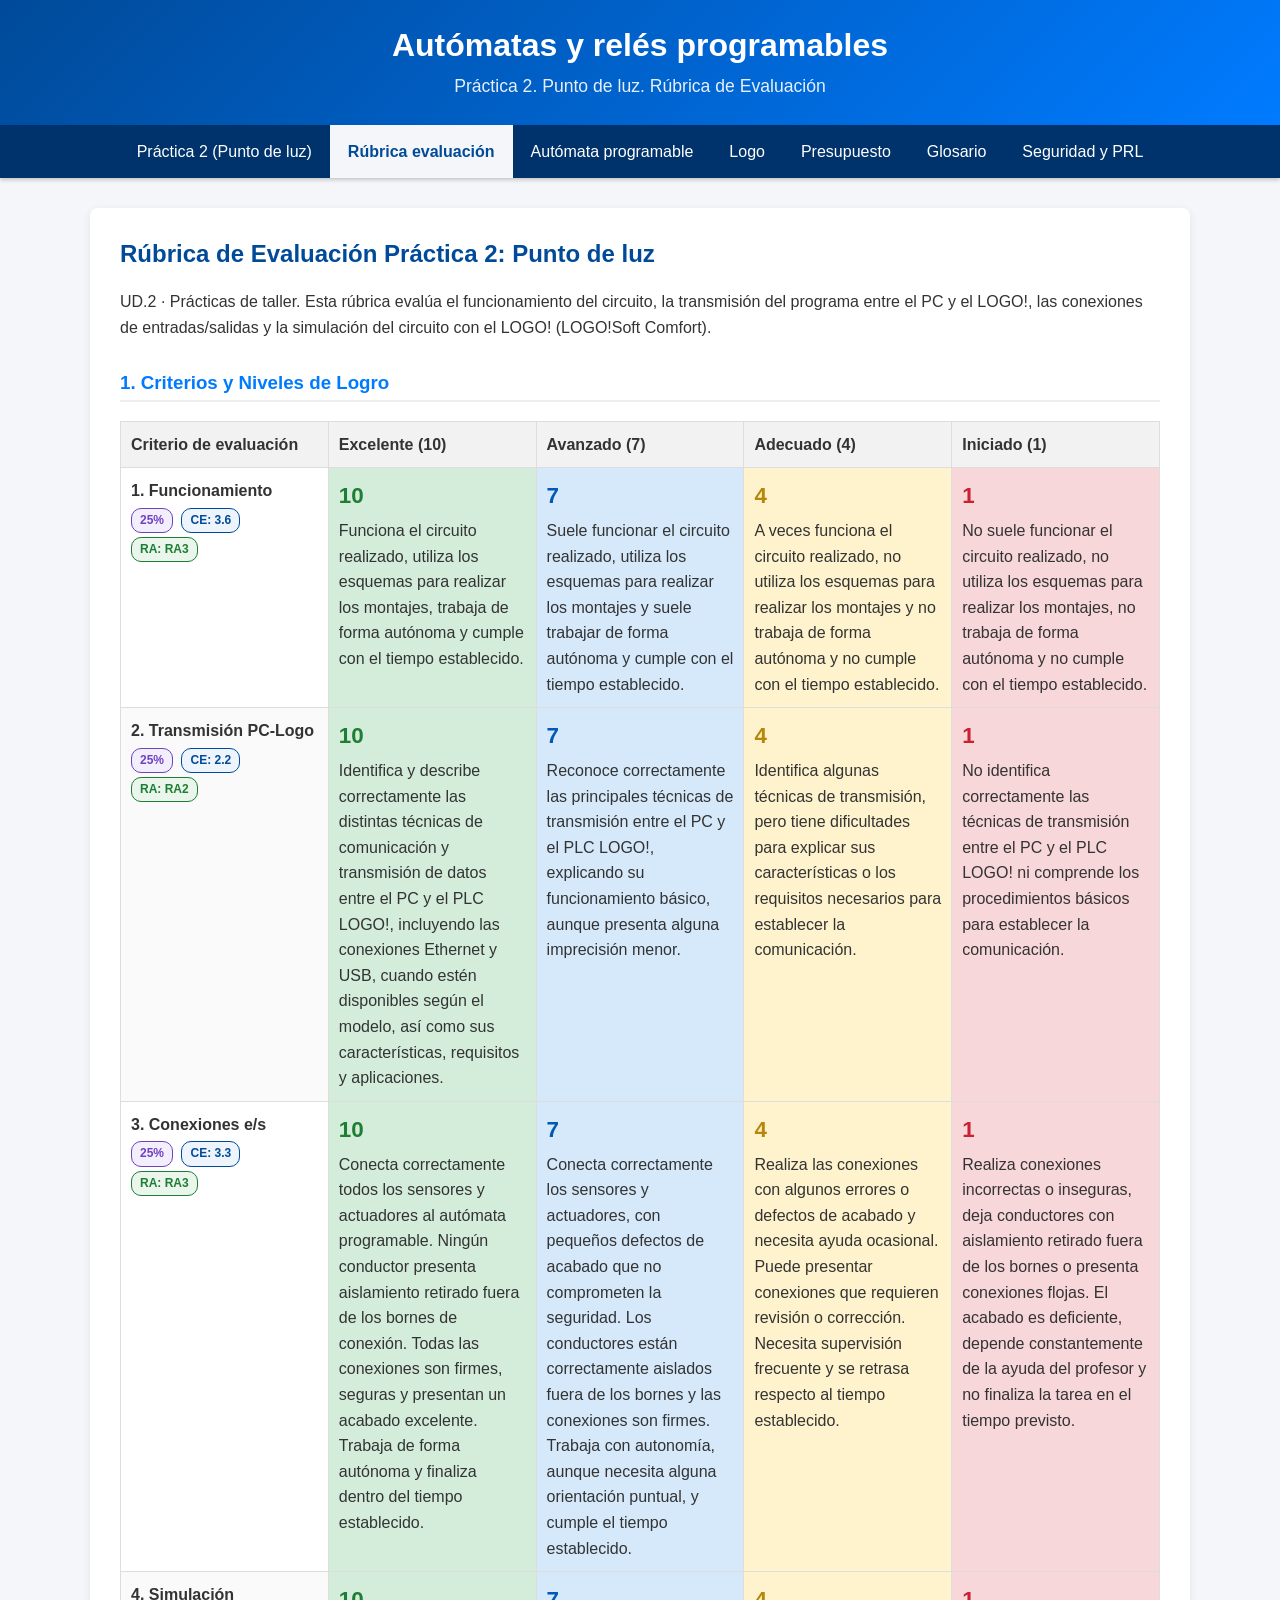
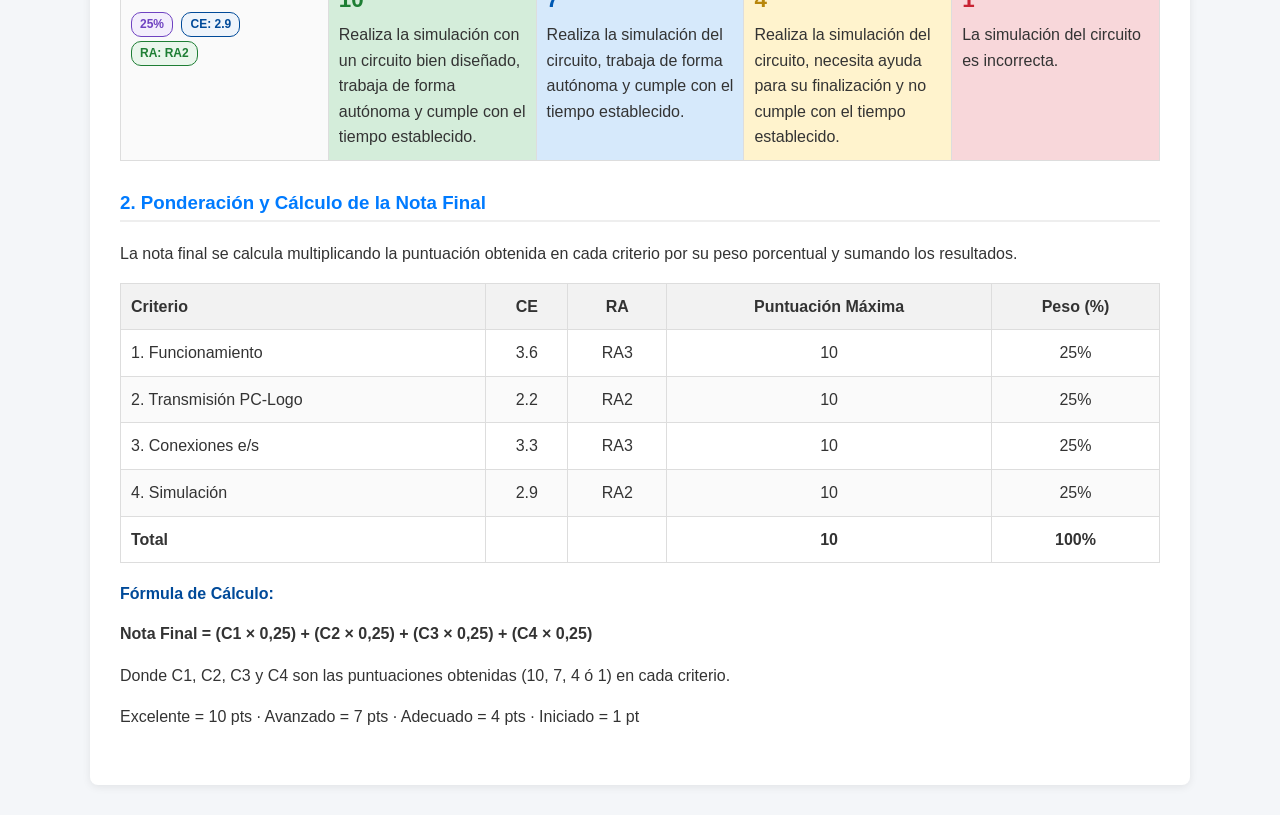
<file: rubrica_2.html>
<!DOCTYPE html>
<html lang="es">
<head>
    <meta charset="UTF-8">
    <meta name="viewport" content="width=device-width, initial-scale=1.0">
    <title>Rúbrica de Evaluación Práctica 2 (Punto de luz)</title>
    <link rel="stylesheet" href="css/estilos.css">
    <style>
        .level-4 { background-color: #d4edda; } /* Excelente - Verde claro */
        .level-3 { background-color: #d6e9fb; } /* Avanzado - Azul claro */
        .level-2 { background-color: #fff3cd; } /* Adecuado - Amarillo claro */
        .level-1 { background-color: #f8d7da; } /* Iniciado - Rojo claro */

        .rubric-table th:nth-child(1), .rubric-table td:nth-child(1) { width: 20%; }
        .rubric-table th:nth-child(2), .rubric-table td:nth-child(2) { width: 20%; }
        .rubric-table th:nth-child(3), .rubric-table td:nth-child(3) { width: 20%; }
        .rubric-table th:nth-child(4), .rubric-table td:nth-child(4) { width: 20%; }
        .rubric-table th:nth-child(5), .rubric-table td:nth-child(5) { width: 20%; }

        .etiqueta {
            display: inline-block;
            font-size: 0.75em;
            font-weight: bold;
            padding: 2px 8px;
            margin: 4px 4px 0 0;
            border-radius: 10px;
            border: 1px solid;
        }
        .etiqueta-peso { color: #6f42c1; border-color: #6f42c1; background: #f3eefc; }
        .etiqueta-ce   { color: #004a99; border-color: #004a99; background: #eef4fb; }
        .etiqueta-ra   { color: #1e7e34; border-color: #1e7e34; background: #eaf6ec; }

        .puntos { display: block; font-size: 1.4em; font-weight: bold; margin-bottom: 4px; }
        .level-4 .puntos { color: #1e7e34; }
        .level-3 .puntos { color: #0059b3; }
        .level-2 .puntos { color: #b8860b; }
        .level-1 .puntos { color: #c82333; }

        .weight-table th:nth-child(n+2), .weight-table td:nth-child(n+2) { text-align: center; }
    </style>
</head>
<body>

    <header>
        <h1> Autómatas y relés programables</h1>
        <p>Práctica 2. Punto de luz. Rúbrica de Evaluación</p>
    </header>

    <nav>
        <ul>
            <li><a href="index.html">Práctica 2 (Punto de luz)</a></li>
            <li class="active"><a href="rubrica_2.html">Rúbrica evaluación</a></li>
            <li><a href="automata_2.html">Autómata programable</a></li>
            <li><a href="logo_2.html">Logo</a></li>
            <li><a href="presupuesto.html">Presupuesto</a></li>
            <li><a href="glosario.html">Glosario</a></li>
            <li><a href="prl.html">Seguridad y PRL</a></li>
        </ul>
    </nav>

    <div class="container">
        <h2>Rúbrica de Evaluación Práctica 2: Punto de luz</h2>

        <p>UD.2 · Prácticas de taller. Esta rúbrica evalúa el funcionamiento del circuito, la transmisión del programa entre el PC y el LOGO!, las conexiones de entradas/salidas y la simulación del circuito con el LOGO! (LOGO!Soft Comfort).</p>

        <div class="section">
            <h3 class="section-header">1. Criterios y Niveles de Logro</h3>
            <table class="rubric-table">
                <thead>
                    <tr>
                        <th>Criterio de evaluación</th>
                        <th>Excelente (10)</th>
                        <th>Avanzado (7)</th>
                        <th>Adecuado (4)</th>
                        <th>Iniciado (1)</th>
                    </tr>
                </thead>
                <tbody>
                    <tr>
                        <td>
                            <strong>1. Funcionamiento</strong><br>
                            <span class="etiqueta etiqueta-peso">25%</span>
                            <span class="etiqueta etiqueta-ce">CE: 3.6</span>
                            <span class="etiqueta etiqueta-ra">RA: RA3</span>
                        </td>
                        <td class="level-4"><span class="puntos">10</span>Funciona el circuito realizado, utiliza los esquemas para realizar los montajes, trabaja de forma autónoma y cumple con el tiempo establecido.</td>
                        <td class="level-3"><span class="puntos">7</span>Suele funcionar el circuito realizado, utiliza los esquemas para realizar los montajes y suele trabajar de forma autónoma y cumple con el tiempo establecido.</td>
                        <td class="level-2"><span class="puntos">4</span>A veces funciona el circuito realizado, no utiliza los esquemas para realizar los montajes y no trabaja de forma autónoma y no cumple con el tiempo establecido.</td>
                        <td class="level-1"><span class="puntos">1</span>No suele funcionar el circuito realizado, no utiliza los esquemas para realizar los montajes, no trabaja de forma autónoma y no cumple con el tiempo establecido.</td>
                    </tr>
                    <tr>
                        <td>
                            <strong>2. Transmisión PC-Logo</strong><br>
                            <span class="etiqueta etiqueta-peso">25%</span>
                            <span class="etiqueta etiqueta-ce">CE: 2.2</span>
                            <span class="etiqueta etiqueta-ra">RA: RA2</span>
                        </td>
                        <td class="level-4"><span class="puntos">10</span>Identifica y describe correctamente las distintas técnicas de comunicación y transmisión de datos entre el PC y el PLC LOGO!, incluyendo las conexiones Ethernet y USB, cuando estén disponibles según el modelo, así como sus características, requisitos y aplicaciones.</td>
                        <td class="level-3"><span class="puntos">7</span>Reconoce correctamente las principales técnicas de transmisión entre el PC y el PLC LOGO!, explicando su funcionamiento básico, aunque presenta alguna imprecisión menor.</td>
                        <td class="level-2"><span class="puntos">4</span>Identifica algunas técnicas de transmisión, pero tiene dificultades para explicar sus características o los requisitos necesarios para establecer la comunicación.</td>
                        <td class="level-1"><span class="puntos">1</span>No identifica correctamente las técnicas de transmisión entre el PC y el PLC LOGO! ni comprende los procedimientos básicos para establecer la comunicación.</td>
                    </tr>
                    <tr>
                        <td>
                            <strong>3. Conexiones e/s</strong><br>
                            <span class="etiqueta etiqueta-peso">25%</span>
                            <span class="etiqueta etiqueta-ce">CE: 3.3</span>
                            <span class="etiqueta etiqueta-ra">RA: RA3</span>
                        </td>
                        <td class="level-4"><span class="puntos">10</span>Conecta correctamente todos los sensores y actuadores al autómata programable. Ningún conductor presenta aislamiento retirado fuera de los bornes de conexión. Todas las conexiones son firmes, seguras y presentan un acabado excelente. Trabaja de forma autónoma y finaliza dentro del tiempo establecido.</td>
                        <td class="level-3"><span class="puntos">7</span>Conecta correctamente los sensores y actuadores, con pequeños defectos de acabado que no comprometen la seguridad. Los conductores están correctamente aislados fuera de los bornes y las conexiones son firmes. Trabaja con autonomía, aunque necesita alguna orientación puntual, y cumple el tiempo establecido.</td>
                        <td class="level-2"><span class="puntos">4</span>Realiza las conexiones con algunos errores o defectos de acabado y necesita ayuda ocasional. Puede presentar conexiones que requieren revisión o corrección. Necesita supervisión frecuente y se retrasa respecto al tiempo establecido.</td>
                        <td class="level-1"><span class="puntos">1</span>Realiza conexiones incorrectas o inseguras, deja conductores con aislamiento retirado fuera de los bornes o presenta conexiones flojas. El acabado es deficiente, depende constantemente de la ayuda del profesor y no finaliza la tarea en el tiempo previsto.</td>
                    </tr>
                    <tr>
                        <td>
                            <strong>4. Simulación</strong><br>
                            <span class="etiqueta etiqueta-peso">25%</span>
                            <span class="etiqueta etiqueta-ce">CE: 2.9</span>
                            <span class="etiqueta etiqueta-ra">RA: RA2</span>
                        </td>
                        <td class="level-4"><span class="puntos">10</span>Realiza la simulación con un circuito bien diseñado, trabaja de forma autónoma y cumple con el tiempo establecido.</td>
                        <td class="level-3"><span class="puntos">7</span>Realiza la simulación del circuito, trabaja de forma autónoma y cumple con el tiempo establecido.</td>
                        <td class="level-2"><span class="puntos">4</span>Realiza la simulación del circuito, necesita ayuda para su finalización y no cumple con el tiempo establecido.</td>
                        <td class="level-1"><span class="puntos">1</span>La simulación del circuito es incorrecta.</td>
                    </tr>
                </tbody>
            </table>
        </div>

        <div class="section">
            <h3 class="section-header">2. Ponderación y Cálculo de la Nota Final</h3>
            <p>La nota final se calcula multiplicando la puntuación obtenida en cada criterio por su peso porcentual y sumando los resultados.</p>

            <table class="weight-table">
                <thead>
                    <tr>
                        <th>Criterio</th>
                        <th>CE</th>
                        <th>RA</th>
                        <th>Puntuación Máxima</th>
                        <th>Peso (%)</th>
                    </tr>
                </thead>
                <tbody>
                    <tr><td>1. Funcionamiento</td><td>3.6</td><td>RA3</td><td>10</td><td>25%</td></tr>
                    <tr><td>2. Transmisión PC-Logo</td><td>2.2</td><td>RA2</td><td>10</td><td>25%</td></tr>
                    <tr><td>3. Conexiones e/s</td><td>3.3</td><td>RA3</td><td>10</td><td>25%</td></tr>
                    <tr><td>4. Simulación</td><td>2.9</td><td>RA2</td><td>10</td><td>25%</td></tr>
                    <tr style="font-weight: bold;"><td>Total</td><td></td><td></td><td>10</td><td>100%</td></tr>
                </tbody>
            </table>

            <h4>Fórmula de Cálculo:</h4>
            <p><strong>Nota Final = (C1 × 0,25) + (C2 × 0,25) + (C3 × 0,25) + (C4 × 0,25)</strong></p>
            <p>Donde C1, C2, C3 y C4 son las puntuaciones obtenidas (10, 7, 4 ó 1) en cada criterio.</p>
            <p>Excelente = 10 pts · Avanzado = 7 pts · Adecuado = 4 pts · Iniciado = 1 pt</p>
        </div>

    </div>

</body>
</html>
</file>
<file: css/estilos.css>
/* =========================================================
   Práctica 2. Sistema de alarma - Hoja de estilos común (Práctica 2)
   ========================================================= */

/* ---------- Base ---------- */
* {
    box-sizing: border-box;
}

body {
    margin: 0;
    font-family: "Segoe UI", Roboto, Arial, sans-serif;
    font-size: 16px;
    line-height: 1.6;
    color: #333;
    background-color: #f4f6f9;
}

h1, h2, h3, h4 {
    line-height: 1.3;
}

h2 {
    color: #004a99;
    margin-top: 0;
}

h4 {
    color: #004a99;
    margin-bottom: 5px;
}

a {
    color: #007bff;
}

hr {
    border: none;
    border-top: 1px solid #ddd;
    margin: 30px 0;
}

img {
    max-width: 100%;
    height: auto;
}

/* ---------- Cabecera ---------- */
header {
    background: linear-gradient(135deg, #004a99, #007bff);
    color: #fff;
    text-align: center;
    padding: 25px 15px;
}

header h1 {
    margin: 0 0 5px 0;
    font-size: 2em;
}

header p {
    margin: 0;
    font-size: 1.1em;
    opacity: 0.9;
}

/* ---------- Menú de navegación ---------- */
nav {
    background-color: #00336b;
    box-shadow: 0 2px 4px rgba(0, 0, 0, 0.2);
    position: sticky;
    top: 0;
    z-index: 100;
}

nav ul {
    list-style: none;
    margin: 0;
    padding: 0;
    display: flex;
    flex-wrap: wrap;
    justify-content: center;
}

nav li a {
    display: block;
    padding: 14px 18px;
    color: #fff;
    text-decoration: none;
    font-weight: 500;
    transition: background-color 0.2s;
}

nav li a:hover {
    background-color: #0059b3;
}

nav li.active a {
    background-color: #f4f6f9;
    color: #004a99;
    font-weight: bold;
}

/* ---------- Contenedor principal ---------- */
.container {
    max-width: 1100px;
    margin: 30px auto;
    padding: 30px;
    background-color: #fff;
    border-radius: 8px;
    box-shadow: 0 2px 8px rgba(0, 0, 0, 0.08);
}

.section {
    margin-bottom: 25px;
}

.section-header {
    color: #007bff;
    border-bottom: 2px solid #eee;
    padding-bottom: 5px;
    margin-top: 30px;
}

/* ---------- Listas ---------- */
.container ul,
.container ol {
    padding-left: 25px;
}

.container li {
    margin-bottom: 6px;
}

ul.list-indented {
    padding-left: 20px;
}

/* ---------- Tablas ---------- */
table {
    width: 100%;
    border-collapse: collapse;
    margin-top: 15px;
}

table, th, td {
    border: 1px solid #ddd;
}

th, td {
    padding: 10px;
    text-align: left;
    vertical-align: top;
}

th {
    background-color: #f2f2f2;
}

tbody tr:nth-child(even) {
    background-color: #fafafa;
}

/* ---------- Imagen del esquema ---------- */
.automata-image {
    text-align: center;
    margin: 20px 0;
}

.automata-image img {
    border: 1px solid #ccc;
    border-radius: 6px;
    box-shadow: 0 2px 6px rgba(0, 0, 0, 0.15);
    transition: opacity 0.3s;
}

.automata-image img:hover {
    opacity: 0.8;
}

/* ---------- Ventana modal (ampliar imagen) ---------- */
.modal {
    display: none;
    position: fixed;
    z-index: 1000;
    left: 0;
    top: 0;
    width: 100%;
    height: 100%;
    padding-top: 60px;
    overflow: auto;
    background-color: rgba(0, 0, 0, 0.9);
}

.modal-content {
    display: block;
    margin: auto;
    max-width: 90%;
    max-height: 80vh;
    animation: zoom 0.3s;
}

#caption {
    margin: 15px auto;
    width: 80%;
    text-align: center;
    color: #ccc;
}

.close {
    position: absolute;
    top: 15px;
    right: 35px;
    color: #f1f1f1;
    font-size: 40px;
    font-weight: bold;
    cursor: pointer;
    transition: color 0.2s;
}

.close:hover,
.close:focus {
    color: #bbb;
}

@keyframes zoom {
    from { transform: scale(0.5); }
    to   { transform: scale(1); }
}

/* ---------- Glosario ---------- */
.glosario-list dt {
    margin-top: 18px;
    color: #004a99;
    font-size: 1.05em;
}

.glosario-list dd {
    margin: 5px 0 0 0;
    padding: 8px 12px;
    background-color: #f8f9fa;
    border-left: 4px solid #007bff;
    border-radius: 0 4px 4px 0;
}

/* ---------- Pie de página ---------- */
footer {
    text-align: center;
    padding: 20px;
    color: #fff;
    background-color: #00336b;
    font-size: 0.9em;
}

footer p {
    margin: 0;
}

/* ---------- Adaptación a móvil ---------- */
@media (max-width: 700px) {
    header h1 {
        font-size: 1.5em;
    }

    nav ul {
        flex-direction: column;
    }

    nav li a {
        text-align: center;
        padding: 10px;
    }

    .container {
        margin: 15px 10px;
        padding: 15px;
    }

    table {
        display: block;
        overflow-x: auto;
    }

    .fila-resumen {
        flex-direction: column;
    }
}

/* ---------- Esquema con fondo transparente ---------- */
.automata-image img[src$=".png"] {
    background: transparent;
    border: none;
    box-shadow: none;
}
.modal-content[src$=".png"] {
    background-color: #fff;
}

/* ---------- Esquema ajustado al ancho de pantalla ---------- */
.automata-image img.esquema-ajustado {
    width: 100%;
    max-width: 900px;
    max-height: 90vh;
    object-fit: contain;
}
.modal-content.esquema-ajustado,
#myModal .modal-content {
    width: auto;
    height: 85vh;
    object-fit: contain;
}
</file>
